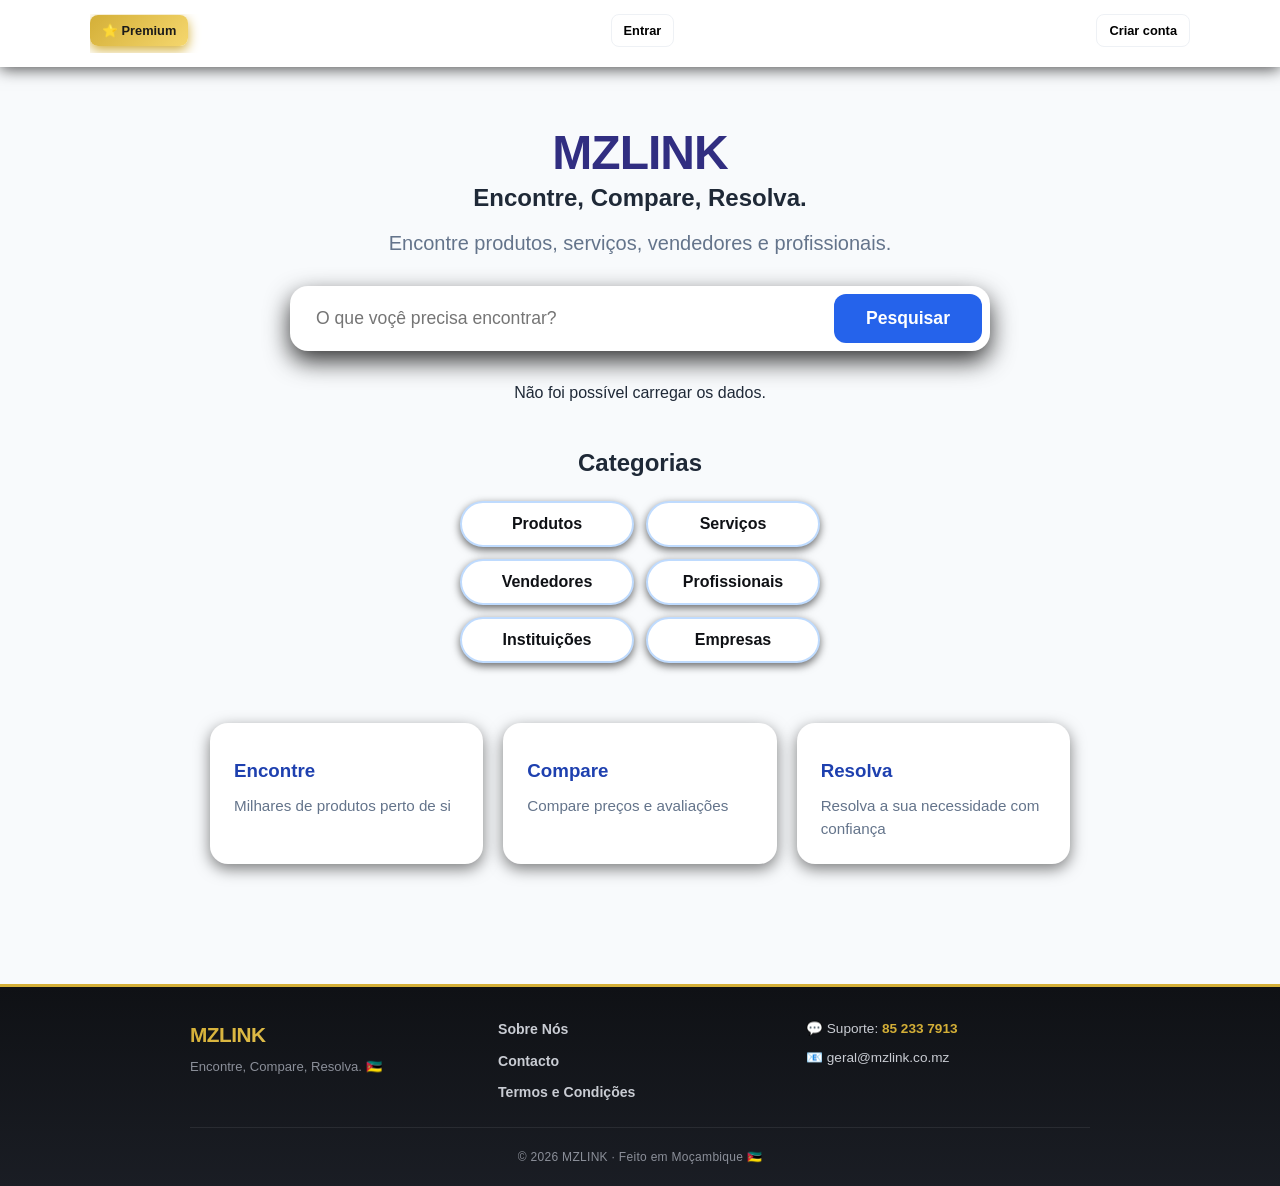
<file: Index.html>
<!DOCTYPE html>
<html lang="pt">
<head>
    <meta charset="UTF-8">
    <meta name="viewport"
content="width=device-width,initial-scale=1.0">
     <title>MZLINK</title>
     <link rel="stylesheet" href="style.css">
     <link rel="stylesheet" href="cartoes.css">
</head>

<body>

    <header>

        <nav>
          <button onclick="location.href='premium.html'" class="btn-premium">⭐ Premium</button>
            <button onclick="location.href='login.html'">Entrar</button>
            <button onclick="location.href='registo.html'">Criar conta</button>
        </nav>
    </header>

    <main>
    <h1>MZLINK</h1>
    <h2>Encontre, Compare, Resolva.</h2>
    <p>Encontre produtos, serviços, vendedores e profissionais.</p>

    <div class="search-box">
        <input type="text" id="searchInput" placeholder="O que voçê precisa encontrar?">
        <button id="searchButton">Pesquisar</button>
    </div>

    <div id="results"></div>

    <h2>Categorias</h2>
    <div class="categorias">
        <button data-categoria="produtos">Produtos</button>
        <button data-categoria="servicos">Serviços</button>
        <button data-categoria="vendedores">Vendedores</button>
        <button data-categoria="profissionais">profissionais</button>
        <button data-categoria="instituicoes">Instituições</button> 
        <button data-categoria="empresas">Empresas</button>      
    </div>

        <div class="cards">
            <div class="card"><h3>Encontre</h3><p>Milhares de produtos perto de si</p></div>
            <div class="card"><h3>Compare</h3><p>Compare preços e avaliações</p></div>
            <div class="card"><h3>Resolva</h3><p>Resolva a sua necessidade com confiança</p></div>
        </div>
        </main>
    
<script src="script.js"></script>
<script src="sessao.js" charset="UTF-8"></script>
        <!-- ===== RODAPÉ ===== -->
    <footer class="rodape-mzlink">
        <div class="rodape-conteudo">
            <div class="rodape-marca">
                <strong>MZLINK</strong>
                <p>Encontre, Compare, Resolva. 🇲🇿</p>
            </div>

            <div class="rodape-links">
                <a href="sobre.html">Sobre Nós</a>
                <a href="contacto.html">Contacto</a>
                <a href="termos.html">Termos e Condições</a>
            </div>

            <div class="rodape-info">
                <p>💬 Suporte: <strong>85 233 7913</strong></p>
                <p>📧 geral@mzlink.co.mz</p>
            </div>
        </div>

        <div class="rodape-copy">
            © 2026 MZLINK · Feito em Moçambique 🇲🇿
        </div>
    </footer>

    <style>
      .rodape-mzlink {
        background: linear-gradient(180deg, #0f1115, #1a1d24);
        color: #c9ccd3;
        margin-top: 60px;
        padding: 32px 20px 20px;
        border-top: 3px solid #d4af37;
      }

      .rodape-conteudo {
        max-width: 900px;
        margin: 0 auto;
        display: grid;
        grid-template-columns: repeat(auto-fit, minmax(200px, 1fr));
        gap: 24px;
        margin-bottom: 24px;
      }

      .rodape-marca strong {
        display: block;
        font-size: 1.3rem;
        font-weight: 900;
        background: linear-gradient(135deg, #d4af37, #f5d76e);
        -webkit-background-clip: text;
        background-clip: text;
        color: transparent;
        letter-spacing: -0.5px;
        margin-bottom: 6px;
      }

      .rodape-marca p {
        font-size: 0.82rem;
        color: #8b8f99;
        margin: 0;
      }

      .rodape-links {
        display: flex;
        flex-direction: column;
        gap: 10px;
      }

      .rodape-links a {
        color: #c9ccd3;
        text-decoration: none;
        font-size: 0.88rem;
        font-weight: 600;
        transition: color 0.2s;
      }

      .rodape-links a:hover {
        color: #d4af37;
      }

      .rodape-info p {
        margin: 0 0 8px;
        font-size: 0.85rem;
      }

      .rodape-info strong {
        color: #d4af37;
        font-weight: 800;
      }

      .rodape-copy {
        max-width: 900px;
        margin: 0 auto;
        padding-top: 20px;
        border-top: 1px solid rgba(255,255,255,0.08);
        text-align: center;
        font-size: 0.75rem;
        color: #8b8f99;
        letter-spacing: 0.3px;
      }

      @media (max-width: 640px) {
        .rodape-conteudo {
          grid-template-columns: 1fr;
          text-align: center;
        }
        .rodape-links {
          align-items: center;
        }
      }
    </style>

</body>
</html>
</file>
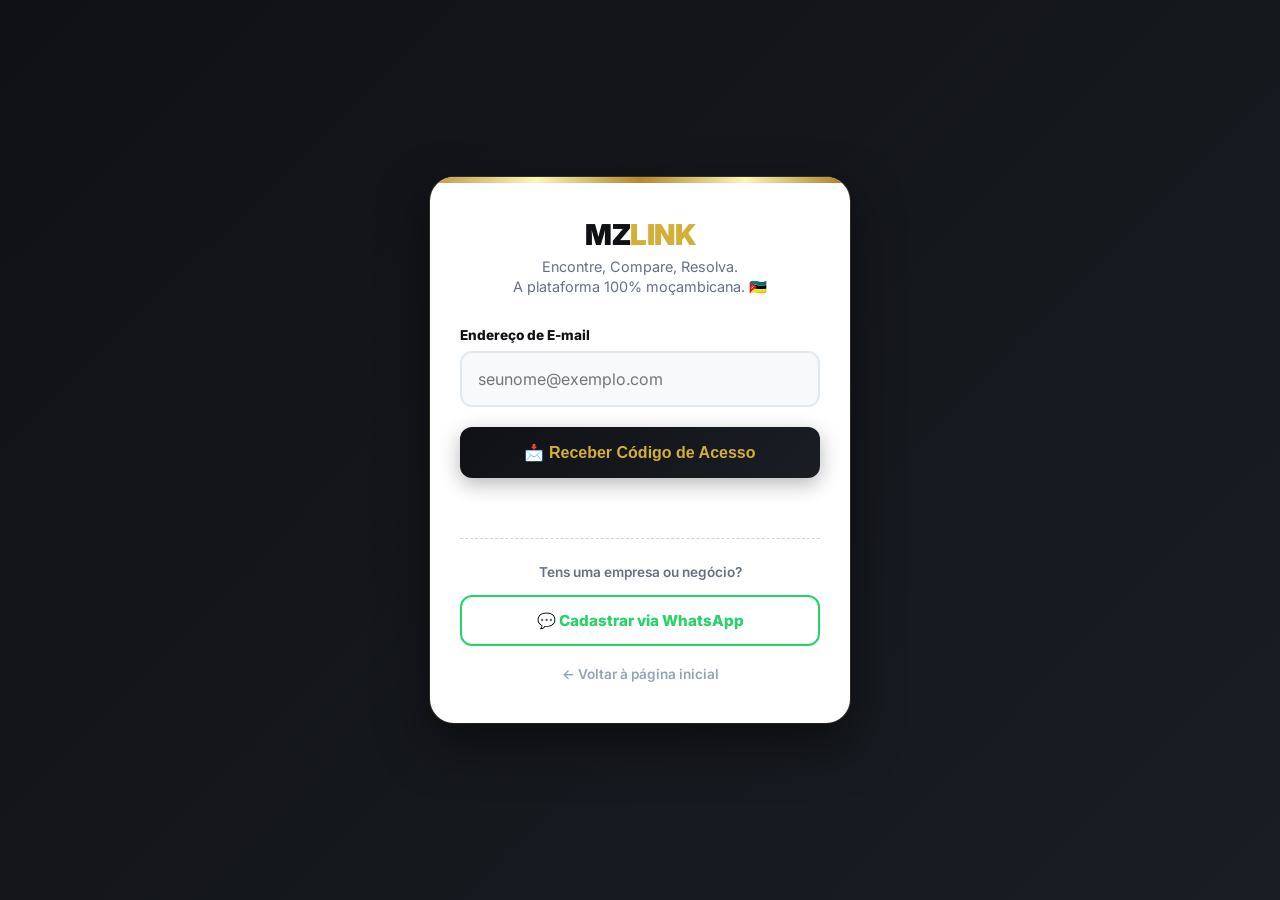
<file: admin.html>
<!DOCTYPE html>
<html lang="pt">
<head>
  <meta charset="UTF-8">
  <meta name="viewport" content="width=device-width, initial-scale=1.0">
  <title>Admin — MZLINK</title>
  <link rel="preconnect" href="https://fonts.googleapis.com">
  <link href="https://fonts.googleapis.com/css2?family=Inter:wght@400;600;700;800;900&display=swap" rel="stylesheet">
  <link rel="stylesheet" href="admin.css">
  <style>
    .seccao-pendentes { margin-top: 40px; background: #fff; border-radius: 12px; box-shadow: 0 4px 15px rgba(0,0,0,0.05); padding: 20px; overflow-x: auto; }
    .seccao-pendentes h2 { color: #0f1115; font-size: 1.2rem; margin-bottom: 15px; display: flex; align-items: center; gap: 8px; }
    .btn-aprovar { background: #16a34a; color: white; border: none; padding: 8px 14px; border-radius: 6px; font-weight: 700; cursor: pointer; transition: 0.2s; }
    .btn-aprovar:hover { background: #15803d; transform: scale(1.05); }
  </style>
</head>
<body>
  <header class="header">
    <a href="index.html" class="logo">MZLINK <span class="admin-tag">ADMIN</span></a>
    <nav>
      <a href="admin.html" class="ativo">Utilizadores</a>
      <a href="index.html">Site</a>
      <a href="#" id="btnSair">Sair</a>
    </nav>
  </header>

  <main class="admin-wrap">
    <div id="avisoAcesso" class="aviso" style="display:none;"></div>
    <section id="painelAdmin" style="display:none;">
      <h1>Painel Admin</h1>

      <div class="admin-stats">
        <div class="stat-card"><strong id="statUsers">—</strong><span>Utilizadores</span></div>
        <div class="stat-card destaque-ouro"><strong id="statPremium">—</strong><span>Premium ativos</span></div>
        <div class="stat-card"><strong id="statAnuncios">—</strong><span>Anúncios</span></div>
        <div class="stat-card"><strong id="statVisitas" style="color: #1E40AF;">—</strong><span>Visitas</span></div>
      </div>

      <div class="admin-barra">
        <input type="search" id="busca" placeholder="🔍 Pesquisar por email ou nome...">
        <select id="filtroPlano">
          <option value="">Todos os planos</option>
          <option value="basico">Básico</option>
          <option value="premium">Premium</option>
        </select>
      </div>

      <div class="admin-tabela-wrap">
        <table class="admin-tabela">
          <thead><tr><th>Nome</th><th>Email</th><th>Plano</th><th>Ações</th></tr></thead>
          <tbody id="tbodyUsers"><tr><td colspan="4">Carregando...</td></tr></tbody>
        </table>
      </div>

      <div class="seccao-pendentes">
        <h2>👑 Pedidos Premium Pendentes</h2>
        <div id="tabelaPendentes"><p style="color: #667085;">A carregar pedidos...</p></div>
      </div>

      <div class="seccao-pendentes">
        <h2>📦 Gerir Anúncios (Últimos 20)</h2>
        <div id="listaAnuncios"><p style="color: #667085;">A carregar anúncios...</p></div>
      </div>

      <div class="seccao-pendentes">
        <h2>💬 Mensagens de Suporte</h2>
        <div id="listaSuporte"><p style="color: #667085;">A carregar mensagens...</p></div>
      </div>

      <div class="seccao-pendentes" style="background: linear-gradient(135deg, #0f1115, #1a1d24); color: #fff; border: 2px solid #d4af37;">
        <h2 style="color: #d4af37;">💰 Carteira MZLINK</h2>
        <p style="font-size: 0.9rem; color: #c9ccd3;">Comissões de 4% acumuladas</p>
        <h1 id="saldoMZLink" style="color: #fff; font-size: 2.5rem; margin: 10px 0;">0,00 MT</h1>
        <button onclick="abrirModalSaque()" style="background: #d4af37; color: #0f1115; border: none; padding: 12px 20px; border-radius: 8px; font-weight: bold; cursor: pointer; width: 100%; margin-top: 10px;">💸 Solicitar Saque</button>
      </div>

      <div class="seccao-pendentes">
        <h2>🛡️ Vendas Protegidas (Para Libertar)</h2>
        <div id="listaVendasProtegidas"><p style="color: #667085;">A carregar vendas...</p></div>
      </div>
    </section>
  </main>

  <script src="sessao.js"></script>
  <script src="admin.js?v=10"></script> 
</body>
</html>
</file>
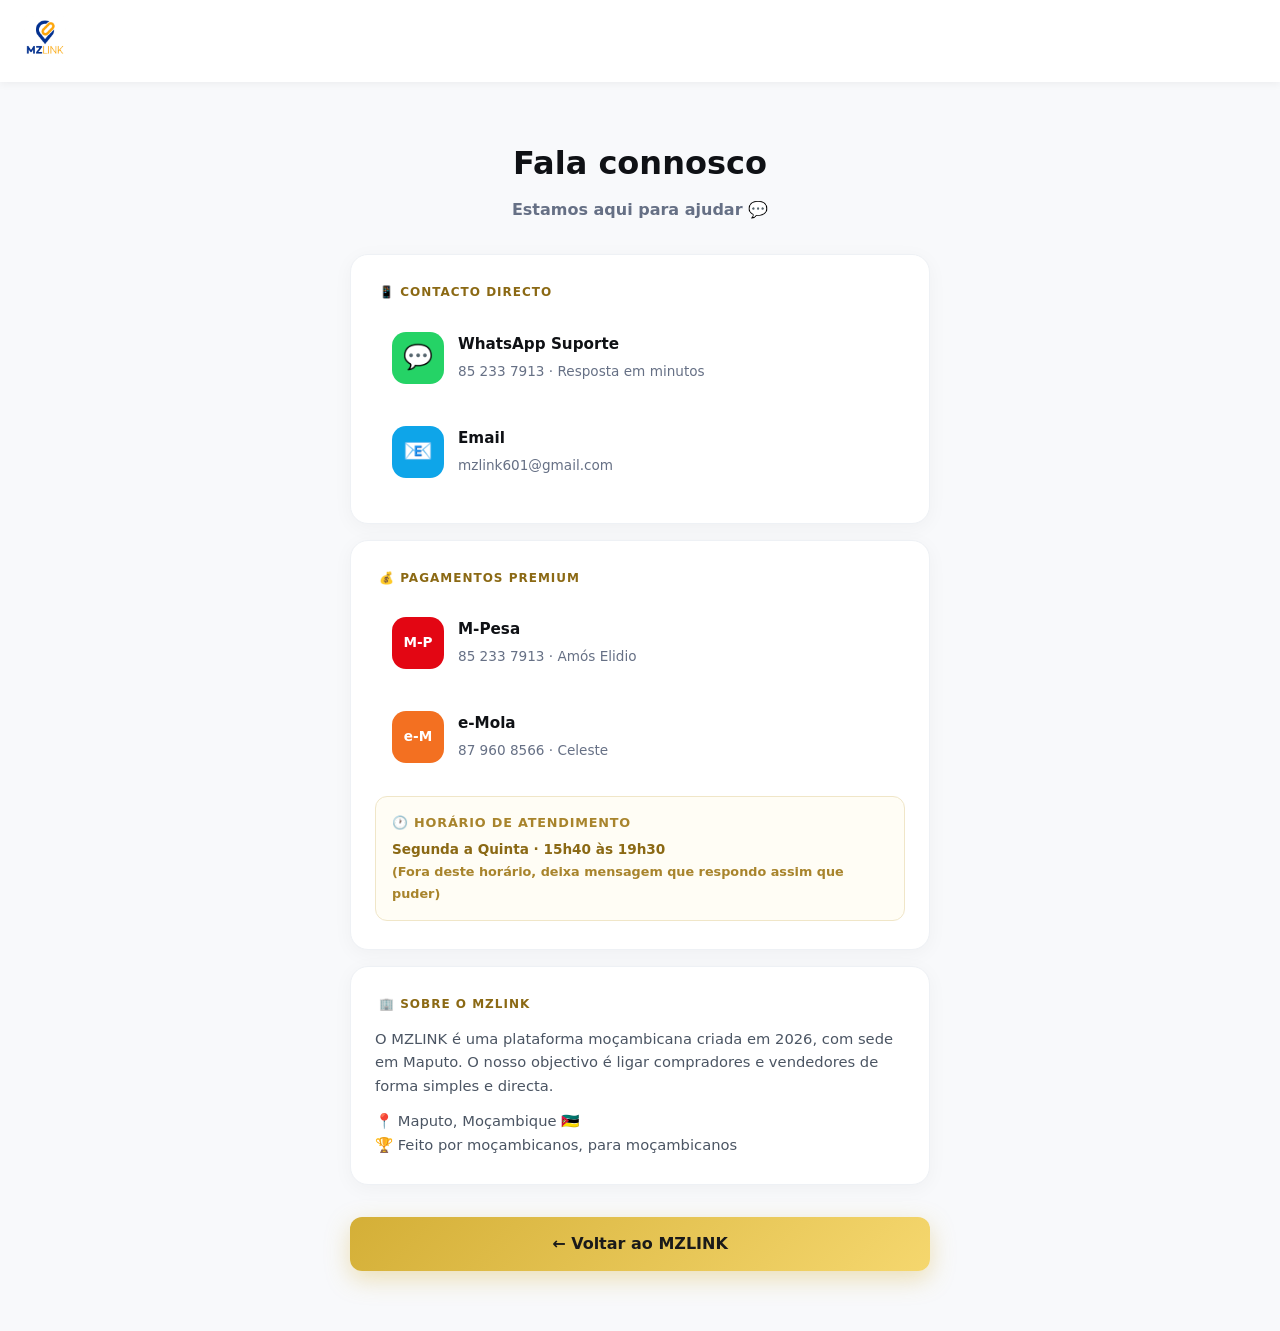
<file: contacto.html>
<!DOCTYPE html>
<html lang="pt">
<head>
    <meta charset="UTF-8">
    <meta name="viewport" content="width=device-width, initial-scale=1.0">
    <title>Contacto — MZLINK</title>
    <link rel="icon" type="image/png" href="favicon.png">
    <style>
      * { margin: 0; padding: 0; box-sizing: border-box; }
      body {
        font-family: 'Inter', system-ui, sans-serif;
        background: #f8f9fb;
        color: #1a1a1a;
        line-height: 1.6;
      }
      .header-simples {
        background: #fff;
        padding: 16px 24px;
        box-shadow: 0 2px 8px rgba(0,0,0,.05);
      }
      .header-simples img { height: 42px; }
      .container {
        max-width: 620px;
        margin: 0 auto;
        padding: 32px 20px 60px;
      }
      .hero {
        text-align: center;
        padding: 24px 0 32px;
      }
      .hero h1 {
        font-size: 2rem;
        font-weight: 900;
        color: #0f1115;
        margin-bottom: 8px;
      }
      .hero p {
        color: #667085;
        font-size: 1rem;
        font-weight: 600;
      }
      .card {
        background: #fff;
        border-radius: 18px;
        padding: 28px 24px;
        margin-bottom: 16px;
        box-shadow: 0 4px 20px rgba(0,0,0,.04);
        border: 1px solid #eef1f5;
      }
      .contacto-item {
        display: flex;
        align-items: center;
        gap: 14px;
        padding: 16px;
        border-radius: 12px;
        transition: all .2s;
        text-decoration: none;
        color: inherit;
        border: 1px solid transparent;
      }
      .contacto-item:hover {
        background: #fafbfc;
        border-color: #d4af37;
        transform: translateX(4px);
      }
      .contacto-item + .contacto-item {
        margin-top: 8px;
      }
      .contacto-icon {
        width: 52px;
        height: 52px;
        border-radius: 14px;
        display: grid;
        place-items: center;
        font-size: 1.5rem;
        flex-shrink: 0;
      }
      .contacto-icon.whats { background: #25D366; color: #fff; }
      .contacto-icon.email { background: #0ea5e9; color: #fff; }
      .contacto-icon.mpesa { background: #e30613; color: #fff; font-size: 0.85rem; font-weight: 900; }
      .contacto-icon.emola { background: #f37021; color: #fff; font-size: 0.85rem; font-weight: 900; }
      .contacto-info strong {
        display: block;
        font-size: 0.95rem;
        font-weight: 800;
        color: #0f1115;
        margin-bottom: 2px;
      }
      .contacto-info span {
        font-size: 0.85rem;
        color: #667085;
      }
      .section-title {
        font-size: 0.75rem;
        font-weight: 800;
        color: #8b6914;
        text-transform: uppercase;
        letter-spacing: 1px;
        margin-bottom: 12px;
        margin-left: 4px;
      }
      .horario {
        padding: 16px;
        background: #fffdf5;
        border: 1px solid #f0e6c8;
        border-radius: 12px;
        margin-top: 16px;
        font-size: 0.85rem;
        color: #8b6914;
        font-weight: 700;
        line-height: 1.6;
      }
      .horario strong {
        display: block;
        color: #a8842c;
        font-size: 0.8rem;
        text-transform: uppercase;
        letter-spacing: 0.8px;
        margin-bottom: 6px;
      }
      .btn-voltar {
        display: block;
        text-align: center;
        margin-top: 32px;
        padding: 14px 28px;
        background: linear-gradient(135deg, #d4af37, #f5d76e);
        color: #1a1a1a;
        font-weight: 900;
        text-decoration: none;
        border-radius: 12px;
        box-shadow: 0 8px 24px rgba(212,175,55,.35);
        transition: transform .2s;
      }
      .btn-voltar:hover { transform: translateY(-2px); }
    </style>
</head>
<body>

    <header class="header-simples">
        <img src="logo-mzlink.png" alt="MZLINK">
    </header>

    <main class="container">

        <section class="hero">
            <h1>Fala connosco</h1>
            <p>Estamos aqui para ajudar 💬</p>
        </section>

        <div class="card">
            <p class="section-title">📱 Contacto directo</p>

            <a class="contacto-item" href="https://wa.me/258852337913?text=Ol%C3%A1%20MZLINK!%20Preciso%20de%20ajuda." target="_blank" rel="noopener">
                <div class="contacto-icon whats">💬</div>
                <div class="contacto-info">
                    <strong>WhatsApp Suporte</strong>
                    <span>85 233 7913 · Resposta em minutos</span>
                </div>
            </a>

            <a class="contacto-item" href="mailto: mzlink601@gmail.com">
                <div class="contacto-icon email">📧</div>
                <div class="contacto-info">
                    <strong>Email</strong>
                    <span>mzlink601@gmail.com</span>
                </div>
            </a>
        </div>

        <div class="card">
            <p class="section-title">💰 Pagamentos Premium</p>

            <div class="contacto-item">
                <div class="contacto-icon mpesa">M-P</div>
                <div class="contacto-info">
                    <strong>M-Pesa</strong>
                    <span>85 233 7913 · Amós Elidio</span>
                </div>
            </div>

            <div class="contacto-item">
                <div class="contacto-icon emola">e-M</div>
                <div class="contacto-info">
                    <strong>e-Mola</strong>
                    <span>87 960 8566 · Celeste</span>
                </div>
            </div>

            <div class="horario">
                <strong>🕐 Horário de atendimento</strong>
                Segunda a Quinta · 15h40 às 19h30
                <br>
                <span style="font-weight:600; color:#a8842c; font-size:0.8rem;">
                    (Fora deste horário, deixa mensagem que respondo assim que puder)
                </span>
            </div>
        </div>

        <div class="card">
            <p class="section-title">🏢 Sobre o MZLINK</p>
            <p style="color:#4b5563;font-size:0.92rem;margin-bottom:12px;">
                O MZLINK é uma plataforma moçambicana criada em 2026, com sede em Maputo.
                O nosso objectivo é ligar compradores e vendedores de forma simples e directa.
            </p>
            <p style="color:#4b5563;font-size:0.92rem;">
                📍 Maputo, Moçambique 🇲🇿<br>
                🏆 Feito por moçambicanos, para moçambicanos
            </p>
        </div>

        <a href="index.html" class="btn-voltar">← Voltar ao MZLINK</a>

    </main>

</body>
</html>
</file>
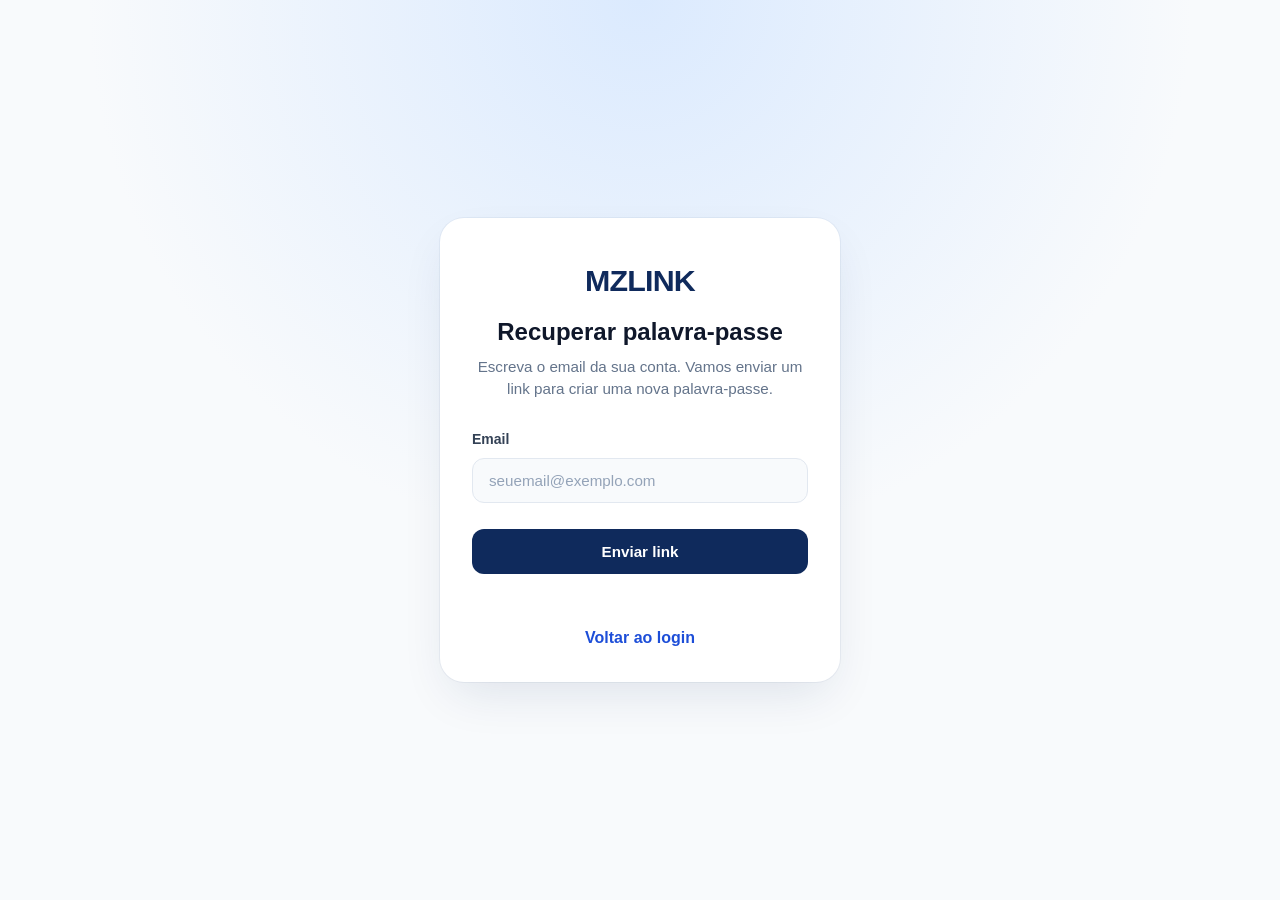
<file: esqueci.html>
<!DOCTYPE html>
<html lang="pt">
<head>
  <meta charset="UTF-8">
  <meta name="viewport" content="width=device-width, initial-scale=1.0">
  <title>Recuperar palavra-passe - MZLINK</title>
  <link rel="stylesheet" href="style.css">
  <style>
    .voltar { display: block; text-align: center; margin-top: 16px; color: #1d4ed8; font-weight: 600; text-decoration: none; }
    .ajuda { color: #6b7280; font-size: 14px; text-align: center; margin: 0 0 12px 0; }
  </style>
</head>
<body class="auth-page">

  <div class="auth-card">
    <a href="index.html" class="auth-logo">MZLINK</a>
    <h2>Recuperar palavra-passe</h2>
    <p class="ajuda">Escreva o email da sua conta. Vamos enviar um link para criar uma nova palavra-passe.</p>

    <form id="esqueciForm">
      <label for="email">Email</label>
      <input type="email" id="email" placeholder="seuemail@exemplo.com" required>

      <button type="submit">Enviar link</button>
      <p id="message"></p>
    </form>

    <a class="voltar" href="login.html">Voltar ao login</a>
  </div>

  <script src="sessao.js" charset="UTF-8"></script>
  <script src="esqueci.js" charset="UTF-8"></script>
</body>
</html>
</file>
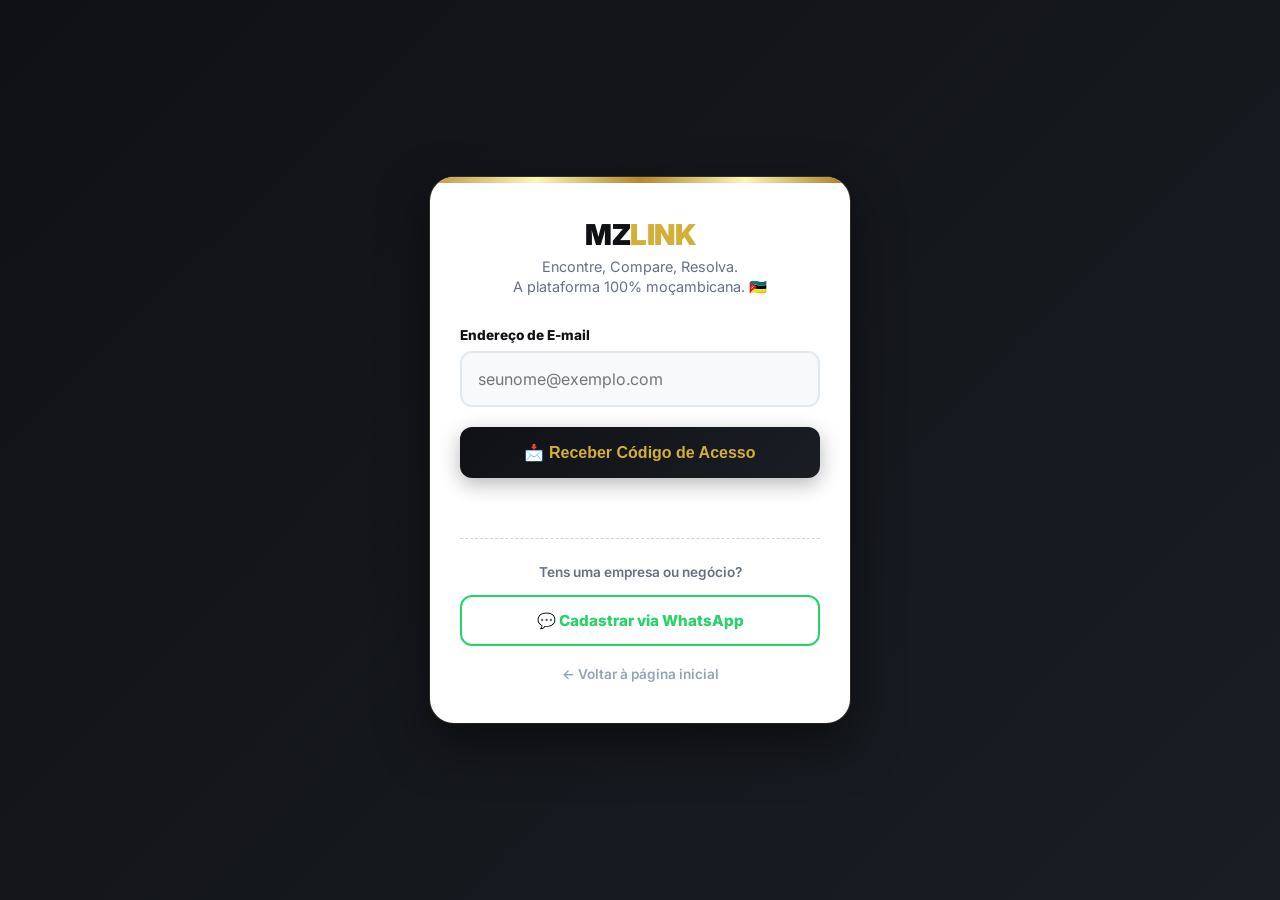
<file: login.html>
<!DOCTYPE html>
<html lang="pt">
<head>
    <meta charset="UTF-8">
    <meta name="viewport" content="width=device-width, initial-scale=1.0">
    <title>Entrar - MZLINK</title>
    <link href="https://fonts.googleapis.com/css2?family=Inter:wght@400;600;800;900&display=swap" rel="stylesheet">
    <style>
        * { margin: 0; padding: 0; box-sizing: border-box; }
        
        body {
            font-family: 'Inter', system-ui, sans-serif;
            background: linear-gradient(135deg, #0f1115 0%, #1a1d24 100%);
            min-height: 100vh;
            display: flex;
            align-items: center;
            justify-content: center;
            padding: 20px;
        }

        .auth-container {
            background: #ffffff;
            width: 100%;
            max-width: 420px;
            border-radius: 24px;
            padding: 40px 30px;
            box-shadow: 0 20px 50px rgba(0, 0, 0, 0.5), 0 0 0 1px rgba(212, 175, 55, 0.2);
            position: relative;
            overflow: hidden;
            animation: subirCard 0.6s ease-out;
        }

        /* Detalhe Dourado no Topo */
        .auth-container::before {
            content: '';
            position: absolute;
            top: 0; left: 0; right: 0;
            height: 6px;
            background: linear-gradient(90deg, #bf953f, #fcf6ba, #b38728, #fbf5b7, #aa771c);
        }

        @keyframes subirCard {
            from { opacity: 0; transform: translateY(30px); }
            to { opacity: 1; transform: translateY(0); }
        }

        .logo-mzlink {
            display: block;
            text-align: center;
            font-size: 1.8rem;
            font-weight: 900;
            color: #0f1115;
            text-decoration: none;
            letter-spacing: -0.5px;
            margin-bottom: 5px;
        }

        .logo-mzlink span { color: #d4af37; }

        .subtitulo {
            text-align: center;
            color: #667085;
            font-size: 0.9rem;
            margin-bottom: 30px;
            line-height: 1.4;
        }

        .form-group { margin-bottom: 20px; }

        label {
            display: block;
            font-size: 0.85rem;
            font-weight: 800;
            color: #0f1115;
            margin-bottom: 8px;
        }

        input {
            width: 100%;
            padding: 16px;
            border-radius: 12px;
            border: 2px solid #e2e8f0;
            background: #f8f9fb;
            font-family: inherit;
            font-size: 1rem;
            outline: none;
            transition: all 0.2s;
        }

        input:focus {
            border-color: #d4af37;
            background: #fff;
            box-shadow: 0 0 0 4px rgba(212, 175, 55, 0.1);
        }

        input#codigo {
            text-align: center;
            font-size: 1.5rem;
            letter-spacing: 6px;
            font-weight: 900;
            color: #d4af37;
        }

        .btn-principal {
            width: 100%;
            padding: 16px;
            border-radius: 12px;
            border: none;
            background: linear-gradient(135deg, #0f1115, #1a1d24);
            color: #d4af37;
            font-weight: 800;
            font-size: 1rem;
            cursor: pointer;
            transition: all 0.3s;
            box-shadow: 0 6px 20px rgba(15, 17, 21, 0.3);
            display: flex;
            justify-content: center;
            align-items: center;
            gap: 8px;
        }

        .btn-principal:hover {
            transform: translateY(-2px);
            box-shadow: 0 8px 25px rgba(15, 17, 21, 0.4);
        }

        .btn-principal:disabled {
            opacity: 0.7;
            cursor: not-allowed;
            transform: none;
        }

        .msg-erro { color: #dc2626; font-size: 0.85rem; font-weight: bold; text-align: center; margin-top: 10px; min-height: 20px; }
        .msg-sucesso { color: #16a34a; font-size: 0.85rem; font-weight: bold; text-align: center; margin-top: 10px; min-height: 20px; }

        .divisor-whatsapp {
            margin-top: 30px;
            padding-top: 25px;
            border-top: 1px dashed #cbd5e1;
            text-align: center;
        }

        .divisor-whatsapp p {
            color: #667085;
            font-size: 0.85rem;
            margin-bottom: 15px;
            font-weight: 600;
        }

        .btn-whatsapp {
            width: 100%;
            padding: 14px;
            border-radius: 12px;
            border: 2px solid #25D366;
            background: #fff;
            color: #25D366;
            font-weight: 800;
            font-size: 0.95rem;
            text-decoration: none;
            display: flex;
            justify-content: center;
            align-items: center;
            gap: 8px;
            transition: all 0.2s;
        }

        .btn-whatsapp:hover { background: #25D366; color: white; }
        
        .btn-voltar {
            display: inline-block;
            text-align: center;
            width: 100%;
            margin-top: 20px;
            color: #94a3b8;
            font-size: 0.85rem;
            text-decoration: none;
            font-weight: 600;
        }
        .btn-voltar:hover { color: #d4af37; }
    </style>
</head>
<body>

    <div class="auth-container">
        <a href="index.html" class="logo-mzlink">MZ<span>LINK</span></a>
        <p class="subtitulo">Encontre, Compare, Resolva. <br> A plataforma 100% moçambicana. 🇲🇿</p>

        <!-- PASSO 1: Pedir o Email -->
        <form id="formEmail">
            <div class="form-group">
                <label for="email">Endereço de E-mail</label>
                <input type="email" id="email" placeholder="seunome@exemplo.com" required>
            </div>
            <button type="submit" id="btnPedirCodigo" class="btn-principal">📩 Receber Código de Acesso</button>
            <p id="msgPrincipal" class="msg-erro"></p>
        </form>

        <!-- PASSO 2: Inserir o Código -->
        <form id="formCodigo" style="display: none;">
            <div class="form-group">
                <label for="codigo">Código de 8 dígitos</label>
                <input type="text" id="codigo" placeholder="00000000" required maxlength="8" inputmode="numeric">
                <p style="font-size: 0.75rem; color: #94a3b8; margin-top: 5px; text-align: center;">Verifica a tua caixa de entrada (e o Spam).</p>
            </div>
            <button type="submit" id="btnEntrarOtp" class="btn-principal">✅ Entrar na Plataforma</button>
            <p id="msgCodigo" class="msg-erro"></p>
        </form>

        <!-- APOIO WHATSAPP PARA EMPRESAS -->
        <div class="divisor-whatsapp">
            <p>Tens uma empresa ou negócio?</p>
            <a href="https://wa.me/258852337913?text=Ol%C3%A1%2C%20Equipa%20MZLINK!%20Quero%20cadastrar%20o%20meu%20neg%C3%B3cio." target="_blank" class="btn-whatsapp">
                💬 Cadastrar via WhatsApp
            </a>
        </div>

        <a href="index.html" class="btn-voltar">← Voltar à página inicial</a>
    </div>

    <script src="login.js"></script>
</body>
</html>
</file>
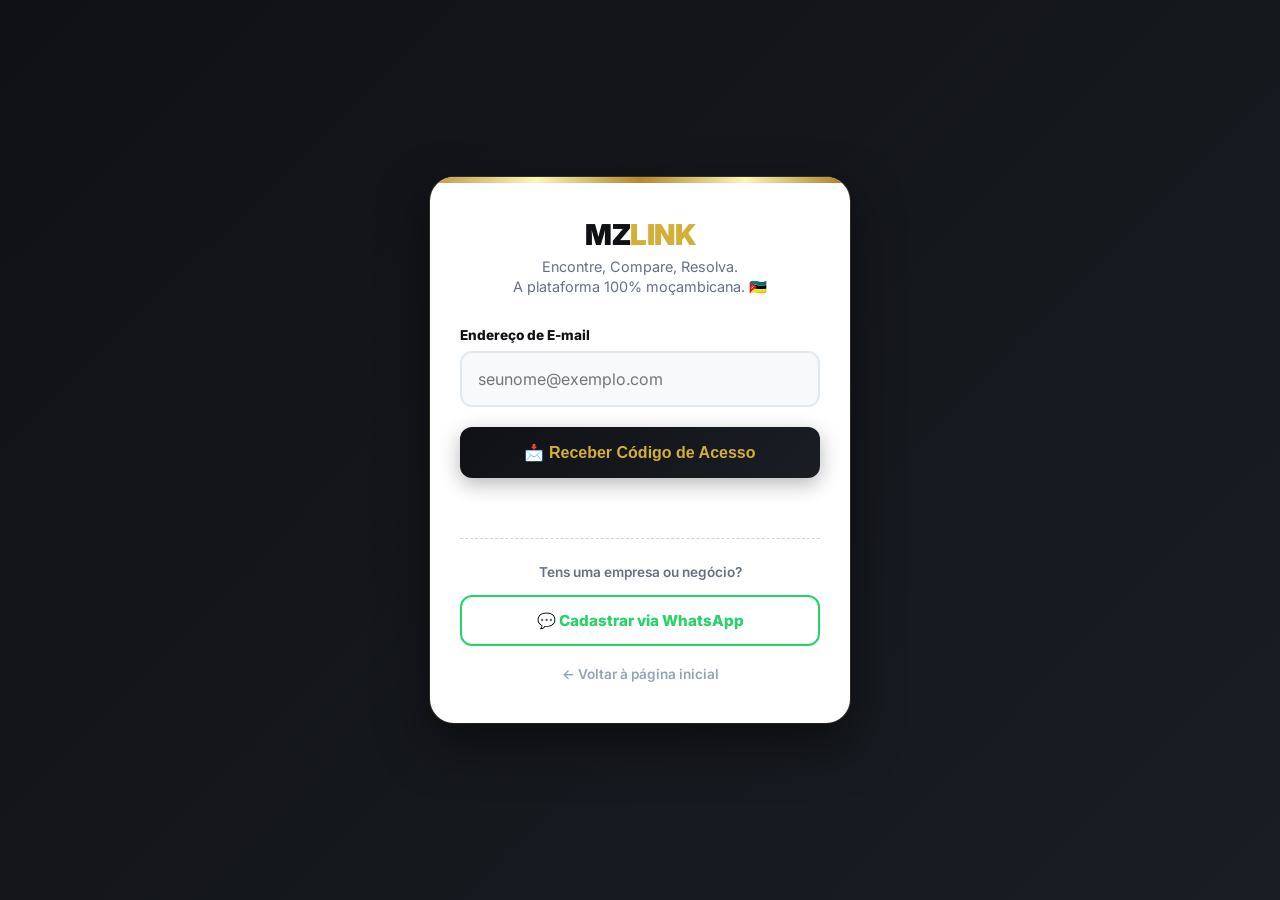
<file: perfil.html>
<!DOCTYPE html>
<html lang="pt">
<head>
    <meta charset="UTF-8">
    <meta name="viewport" content="width=device-width, initial-scale=1.0">
    <title>Meu Perfil — MZLINK</title>
    <link rel="icon" type="image/png" href="favicon.png">
    <style>
      * { margin: 0; padding: 0; box-sizing: border-box; }
      body {
        font-family: 'Inter', system-ui, sans-serif;
        background: #f4f7f6;
        color: #1a1a1a;
        line-height: 1.6;
        min-height: 100vh;
      }
      .header {
        background: #fff;
        padding: 14px 20px;
        box-shadow: 0 2px 10px rgba(0,0,0,.05);
        display: flex;
        align-items: center;
        justify-content: space-between;
        position: sticky;
        top: 0;
        z-index: 10;
        border-bottom: 3px solid #E31937;
      }
      .header img { height: 38px; }
      .header a.voltar {
        color: #009639;
        text-decoration: none;
        font-weight: 800;
        font-size: 0.9rem;
      }
      .container {
        max-width: 560px;
        margin: 0 auto;
        padding: 24px 16px 20px;
      }
      .hero { text-align: center; padding: 20px 0 24px; position: relative; }
      
      .avatar-grande {
        width: 110px;
        height: 110px;
        border-radius: 50%;
        background: linear-gradient(135deg, #009639, #006b28);
        color: #fff;
        display: grid;
        place-items: center;
        font-size: 2.8rem;
        font-weight: 900;
        margin: 0 auto 12px;
        box-shadow: 0 8px 24px rgba(0,150,57,.25);
        border: 4px solid #fff;
        cursor: pointer;
        position: relative;
        overflow: hidden;
      }
      .avatar-grande.premium {
        background: linear-gradient(135deg, #d4af37, #f5d76e);
        color: #1a1a1a;
        box-shadow: 0 8px 24px rgba(212,175,55,.4);
        border-color: #1a1a1a;
      }
      .avatar-grande img {
        width: 100%; height: 100%; object-fit: cover; display: none; position: absolute; top: 0; left: 0;
      }
      .icone-camara {
        position: absolute; bottom: 0; right: 0; background: #E31937; color: white;
        border-radius: 50%; width: 32px; height: 32px; display: grid; place-items: center;
        font-size: 1rem; border: 2px solid white; z-index: 2;
      }

      .hero h1 { font-size: 1.4rem; font-weight: 900; color: #0f1115; margin-bottom: 4px; }
      .hero .email { font-size: 0.85rem; color: #667085; margin-bottom: 12px; }
      
      .badge-moz {
        display: inline-flex; align-items: center; gap: 6px; padding: 4px 12px;
        background: #fff; border: 1px solid #e2e8f0; border-radius: 999px;
        font-size: 0.7rem; font-weight: 800; color: #1e293b; margin-bottom: 12px;
      }

      .plano-badge {
        display: inline-flex; align-items: center; gap: 6px; padding: 6px 16px;
        border-radius: 999px; font-size: 0.8rem; font-weight: 900; letter-spacing: 0.5px;
      }
      .plano-badge.basico { background: #f0f4f9; color: #667085; }
      .plano-badge.premium {
        background: linear-gradient(135deg, #d4af37, #f5d76e); color: #1a1a1a;
        box-shadow: 0 4px 12px rgba(212,175,55,.35);
      }

      .card {
        background: #fff; border-radius: 16px; padding: 20px; margin-bottom: 14px;
        box-shadow: 0 4px 16px rgba(0,0,0,.04); border: 1px solid #eef1f5;
        border-left: 4px solid #009639;
      }
      .card h2 {
        font-size: 0.8rem; font-weight: 800; color: #667085;
        text-transform: uppercase; letter-spacing: 1px; margin-bottom: 14px;
      }
      .campo {
        display: flex; align-items: center; justify-content: space-between; gap: 12px;
        padding: 12px 0; border-bottom: 1px solid #f8f9fb;
      }
      .campo:last-child { border-bottom: none; }
      .campo-info { flex: 1; min-width: 0; }
      .campo-info label {
        display: block; font-size: 0.72rem; color: #98a2b3; font-weight: 700;
        text-transform: uppercase; letter-spacing: 0.5px; margin-bottom: 2px;
      }
      .campo-info .valor { font-size: 0.95rem; font-weight: 700; color: #0f1115; word-break: break-word; }
      .campo-info .valor.bloqueado { color: #98a2b3; font-weight: 600; }
      
      .btn-editar {
        padding: 8px 14px; background: #f0f4f9; color: #009639; border: 1px solid #cce5d6;
        border-radius: 8px; font-size: 0.78rem; font-weight: 800; cursor: pointer;
        font-family: inherit; transition: all 0.2s; white-space: nowrap;
      }
      .btn-editar:hover { background: #e2f0e8; }
      
      .btn-acao {
        display: flex; align-items: center; justify-content: center; gap: 8px;
        width: 100%; padding: 14px; border: none; border-radius: 12px;
        font-size: 0.9rem; font-weight: 800; cursor: pointer; font-family: inherit;
        text-decoration: none; transition: all 0.2s; margin-top: 8px;
      }
      .btn-acao.principal { background: linear-gradient(135deg, #009639, #007a2e); color: #fff; box-shadow: 0 6px 16px rgba(0,150,57,.25); }
      .btn-acao.principal:hover { transform: translateY(-2px); }
      .btn-acao.sair { background: #fef2f2; color: #E31937; border: 1px solid #fecaca; }
      .btn-acao.sair:hover { background: #fee2e2; }

      .aviso { text-align: center; padding: 12px; border-radius: 10px; font-size: 0.85rem; font-weight: 700; margin-top: 10px; display: none; }
      .aviso.visivel { display: block; }
      .aviso.ok { background: #d1f7dc; color: #0a7a33; }
      .aviso.erro { background: #fde2e2; color: #b42318; }
      .loading { text-align: center; padding: 40px 20px; color: #667085; font-weight: 600; }
      
      .btn-voltar {
        display: block; text-align: center; margin-top: 20px; padding: 14px 28px;
        background: #fff; color: #667085; font-weight: 800; text-decoration: none;
        border-radius: 12px; border: 1px solid #eef1f5; transition: all 0.2s;
      }
      .btn-voltar:hover { border-color: #d4af37; color: #a8842c; }
    </style>
</head>
<body>

    <header class="header">
        <a href="index.html"><img src="logo-mzlink.png" alt="MZLINK"></a>
        <a href="index.html" class="voltar">← Início</a>
    </header>

    <!-- CONTEÚDO DO PERFIL -->
    <main class="container" id="conteudo">
        <div class="loading">A carregar perfil...</div>
    </main>

    <!-- ===== CENTRAL DE VENDAS PROTEGIDAS (Adicionado aqui para não ser apagado) ===== -->
    <div class="container" id="seccaoVendasProtegidas" style="display: none;">
        <div class="card" style="border-left-color: #16a34a; background: #f0fdf4;">
            <h2 style="color: #16a34a; font-size: 1.1rem; text-transform: none;">🔔 Vendas Protegidas (Pagamentos Recebidos)</h2>
            <p style="color: #475569; font-size: 0.85rem; margin-bottom: 15px;">Estes clientes já pagaram e o dinheiro está seguro no MZLINK. Entra em contacto para entregar o produto.</p>
            
            <div id="listaVendasVendedor" style="display: flex; flex-direction: column; gap: 15px;">
                <!-- Os cartões vão aparecer aqui via JS -->
            </div>
        </div>
    </div>

    <script src="sessao.js" charset="UTF-8"></script>
    <script src="perfil.js?v=20"></script>

</body>
</html>
</file>
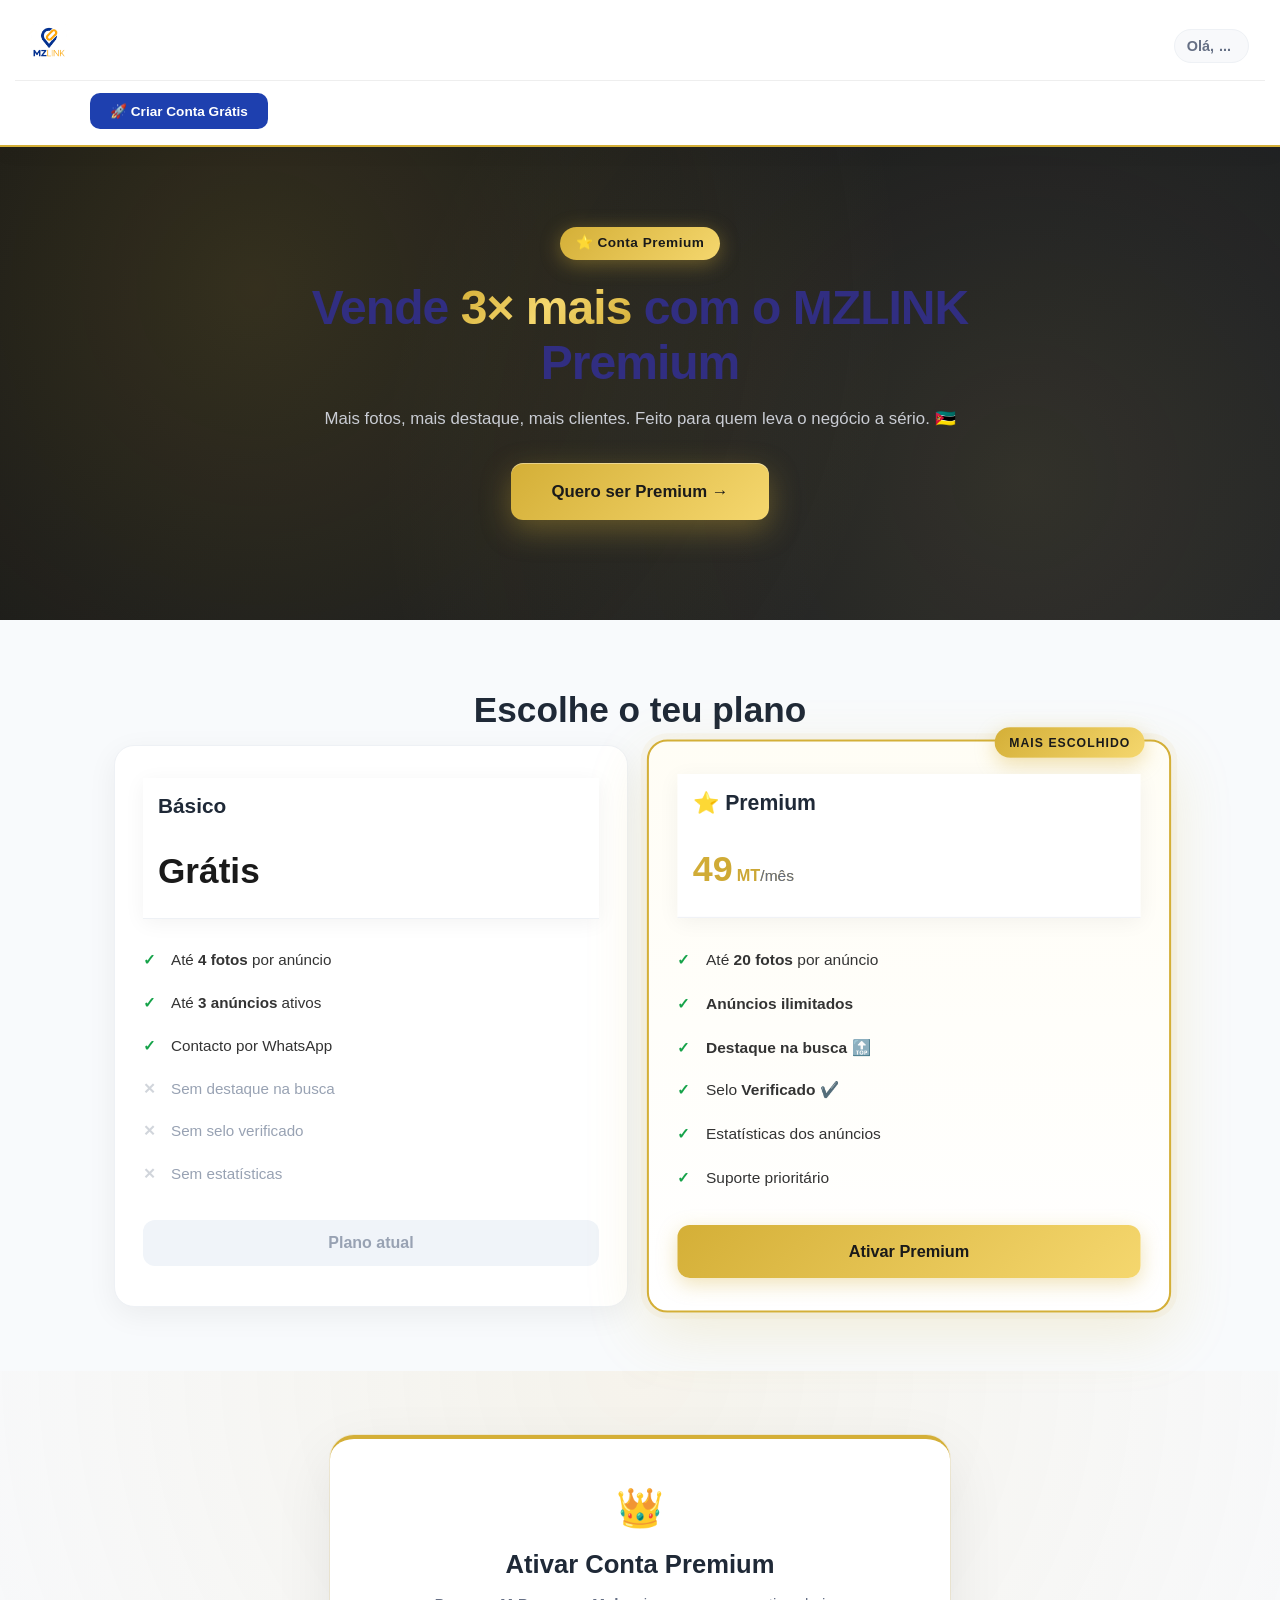
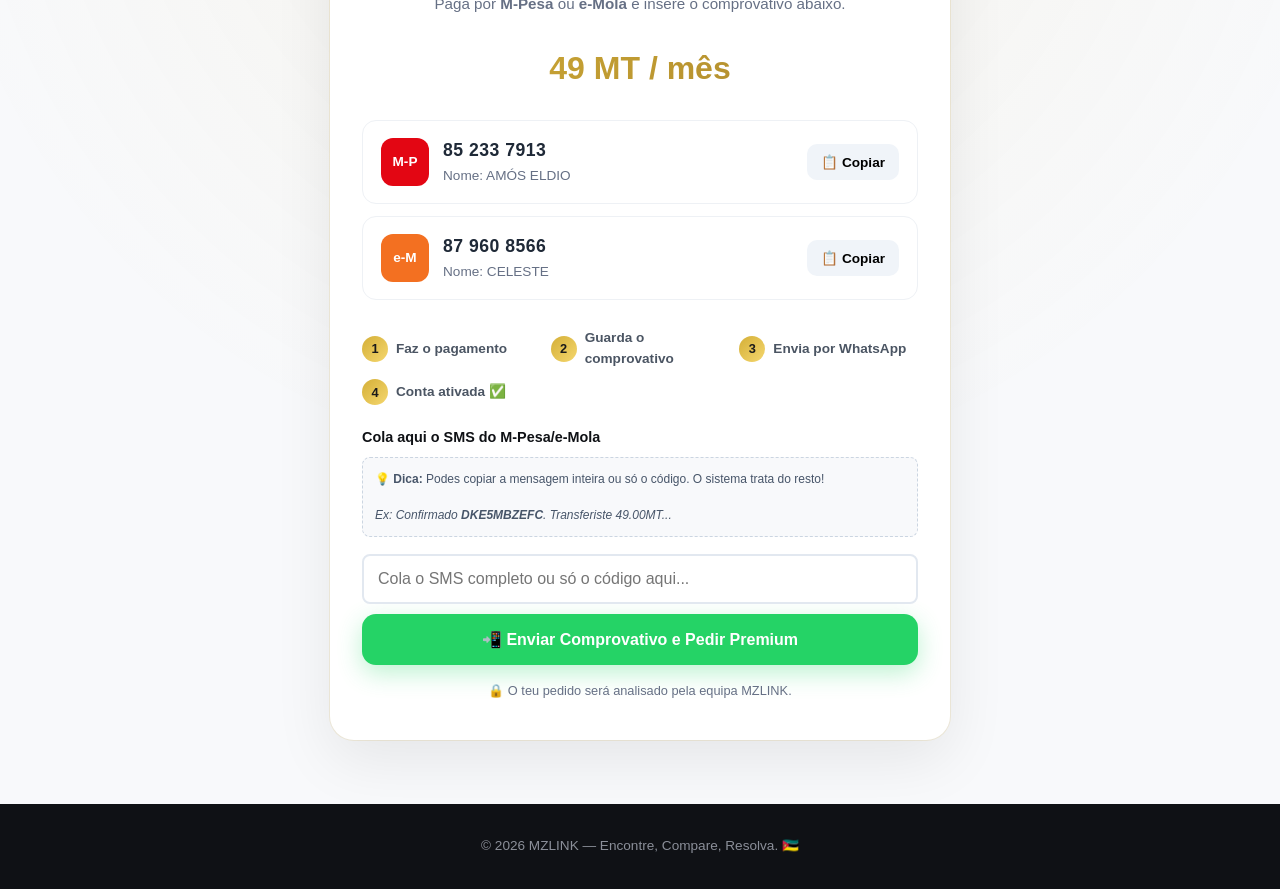
<file: premium.html>
<!DOCTYPE html>
<html lang="pt">
<head>
  <meta charset="UTF-8">
  <meta name="viewport" content="width=device-width, initial-scale=1.0">
  <title>Conta Premium — MZLINK</title>

  <link rel="preconnect" href="https://fonts.googleapis.com">
  <link rel="preconnect" href="https://fonts.gstatic.com" crossorigin>
  <link href="https://fonts.googleapis.com/css2?family=Inter:wght@400;500;600;700;800;900&family=Great+Vibes&display=swap" rel="stylesheet">

  <link rel="stylesheet" href="style.css">
  <link rel="stylesheet" href="premium.css">

  <style>
    .cartao-vip-seccao { display: none; justify-content: center; margin: 40px auto 20px; padding: 0 15px; }
    .card-vip { width: 100%; max-width: 380px; height: 230px; background: radial-gradient(circle at 10% 20%, #2a2a2a 0%, #0a0a0a 90%); border-radius: 16px; position: relative; overflow: hidden; box-shadow: 0 20px 40px rgba(0,0,0,0.8), inset 0 1px 1px rgba(255,255,255,0.1); display: flex; flex-direction: column; justify-content: space-between; padding: 25px 30px; box-sizing: border-box; border: 1px solid #333; transition: transform 0.4s ease, box-shadow 0.4s ease; }
    .card-vip::before { content: ''; position: absolute; top: 0; left: -100%; width: 50%; height: 100%; background: linear-gradient(to right, transparent, rgba(212, 175, 55, 0.15), transparent); transform: skewX(-25deg); animation: brilhoCartao 4s infinite; pointer-events: none; }
    @keyframes brilhoCartao { 0% { left: -100%; } 20% { left: 200%; } 100% { left: 200%; } }
    .card-vip:hover { transform: translateY(-5px) rotateX(5deg) rotateY(-5deg); box-shadow: 0 30px 50px rgba(0,0,0,0.9), 0 0 30px rgba(212, 175, 55, 0.3); }
    .costura-vip { position: absolute; top: 10px; left: 10px; right: 10px; bottom: 10px; border: 1.5px dashed rgba(212, 175, 55, 0.4); border-radius: 12px; pointer-events: none; }
    .card-topo { text-align: center; z-index: 2; }
    .card-logo { font-family: 'Inter', sans-serif; color: #d4af37; font-weight: 900; font-size: 1.2rem; letter-spacing: 4px; text-shadow: 0 2px 5px rgba(212, 175, 55, 0.4); }
    .card-meio { text-align: center; z-index: 2; margin-top: -10px; }
    .texto-bem-vindo { font-family: 'Great Vibes', cursive; font-size: 2.8rem; margin: 0; background: linear-gradient(135deg, #bf953f, #fcf6ba, #b38728, #fbf5b7, #aa771c); -webkit-background-clip: text; background-clip: text; color: transparent; line-height: 1; text-shadow: 0px 4px 10px rgba(0,0,0,0.5); }
    .texto-modo { font-family: 'Inter', sans-serif; font-size: 1.1rem; font-weight: 800; color: #ffffff; letter-spacing: 3px; margin: 5px 0 0 0; text-transform: uppercase; text-shadow: 0 2px 4px rgba(0,0,0,0.8); }
    .card-base { display: flex; justify-content: space-between; align-items: flex-end; z-index: 2; width: 100%; }
    .chip-ouro { width: 45px; height: 35px; background: linear-gradient(135deg, #fcf6ba, #bf953f, #b38728); border-radius: 6px; position: relative; box-shadow: inset 0 1px 3px rgba(0,0,0,0.6), 0 2px 4px rgba(0,0,0,0.5); overflow: hidden; border: 1px solid #aa771c; }
    .chip-linha-h { position: absolute; top: 50%; left: 0; right: 0; height: 2px; background: rgba(0,0,0,0.4); transform: translateY(-50%); }
    .chip-linha-v { position: absolute; top: 0; bottom: 0; left: 50%; width: 2px; background: rgba(0,0,0,0.4); transform: translateX(-50%); }
    .chip-centro { position: absolute; top: 50%; left: 50%; transform: translate(-50%, -50%); width: 20px; height: 15px; border: 2px solid rgba(0,0,0,0.4); border-radius: 4px; }
    .card-info-direita { display: flex; flex-direction: column; align-items: flex-end; gap: 4px; }
    .card-status { font-family: 'Inter', sans-serif; font-size: 0.65rem; font-weight: 800; color: #d4af37; letter-spacing: 1px; text-transform: uppercase; }
    .data-expiracao { display: flex; flex-direction: column; align-items: flex-end; }
    .data-expiracao span { font-family: 'Inter', sans-serif; font-size: 0.55rem; font-weight: 700; color: #a0a0a0; letter-spacing: 1px; }
    .data-expiracao strong { font-family: 'Courier New', Courier, monospace; font-size: 1rem; font-weight: 800; background: linear-gradient(135deg, #bf953f, #fcf6ba, #b38728); -webkit-background-clip: text; background-clip: text; color: transparent; letter-spacing: 1px; }
    .input-comprovativo { width: 100%; padding: 14px; border-radius: 8px; border: 2px solid #e2e8f0; font-family: inherit; font-size: 1rem; margin-bottom: 5px; margin-top: 5px; box-sizing: border-box; }
  </style>
</head>
<body>

  <header>
    <div class="header-topo">
        <a href="index.html" class="logo-header"><img src="logo-mzlink.png" alt="MZLINK" class="logo-img"></a>
        <span class="saudacao">Olá, <span id="nomeUserTopo">...</span> <span data-badge-premium></span></span>
    </div>
    <nav>
        <button onclick="location.href='premium.html'" class="btn-premium">⭐ Premium</button>
        <button onclick="location.href='login.html'">Entrar</button>
    </nav>
  </header>

  <section class="cartao-vip-seccao">
    <div class="card-vip">
      <div class="costura-vip"></div>
      <div class="card-topo"><span class="card-logo">MZLINK</span></div>
      <div class="card-meio"><p class="texto-bem-vindo">bem-vindo</p><p class="texto-modo">MODO PREMIUM</p></div>
      <div class="card-base">
        <div class="chip-ouro"><div class="chip-linha-h"></div><div class="chip-linha-v"></div><div class="chip-centro"></div></div>
        <div class="card-info-direita">
          <div class="data-expiracao"><span>VÁLIDO ATÉ</span><strong id="dataExpiracaoCard">--/--/----</strong></div>
          <span class="card-status">MEMBRO 🇲🇿</span>
        </div>
      </div>
    </div>
  </section>

  <section class="premium-hero">
    <div class="premium-hero-content">
      <span class="badge-dourado">⭐ Conta Premium</span>
      <h1>Vende <span class="texto-dourado">3× mais</span> com o MZLINK Premium</h1>
      <p>Mais fotos, mais destaque, mais clientes. Feito para quem leva o negócio a sério. 🇲🇿</p>
      <a href="#pagamento" class="btn-ouro" id="btnHeroPremium">Quero ser Premium →</a>
    </div>
  </section>

  <section class="planos-wrap">
    <h2 class="titulo-seccao">Escolhe o teu plano</h2>
    <div class="planos-grid">
      <article class="plano-card">
        <header><h3>Básico</h3><p class="plano-preco">Grátis</p></header>
        <ul class="plano-lista">
          <li class="ok">Até <strong>4 fotos</strong> por anúncio</li>
          <li class="ok">Até <strong>3 anúncios</strong> ativos</li>
          <li class="ok">Contacto por WhatsApp</li>
          <li class="no">Sem destaque na busca</li>
          <li class="no">Sem selo verificado</li>
          <li class="no">Sem estatísticas</li>
        </ul>
        <button id="btnPlanoBasico" class="btn-plano-basico" disabled>Plano atual</button>
      </article>

      <article class="plano-card plano-destaque">
        <span class="fita-premium">MAIS ESCOLHIDO</span>
        <header><h3>⭐ Premium</h3><p class="plano-preco"><span class="valor">49</span><span class="mt">MT</span><span class="periodo">/mês</span></p></header>
        <ul class="plano-lista">
          <li class="ok">Até <strong>20 fotos</strong> por anúncio</li>
          <li class="ok"><strong>Anúncios ilimitados</strong></li>
          <li class="ok"><strong>Destaque na busca</strong> 🔝</li>
          <li class="ok">Selo <strong>Verificado ✔️</strong></li>
          <li class="ok">Estatísticas dos anúncios</li>
          <li class="ok">Suporte prioritário</li>
        </ul>
        <a href="#pagamento" class="btn-plano-ouro" id="btnPlanoPremium">Ativar Premium</a>
      </article>
    </div>
  </section>

  <section class="pagamento-seccao" id="pagamento">
    <div class="pagamento-box">
      <div class="pagamento-topo">
        <span class="icone-coroa">👑</span>
        <h2 id="tituloPagamento">Ativar Conta Premium</h2>
        <p class="sub" id="subPagamento">Paga por <strong>M-Pesa</strong> ou <strong>e-Mola</strong> e insere o comprovativo abaixo.</p>
      </div>
      <p id="preco" class="preco-destaque">49 MT / mês</p>

      <div class="metodo-pagamento">
        <div class="metodo-logo mpesa">M-P</div>
        <div class="metodo-info"><strong id="numMpesa">—</strong><small id="nomeMpesa">—</small></div>
        <button class="btn-copiar" data-copiar="numMpesa">📋 Copiar</button>
      </div>

      <div class="metodo-pagamento">
        <div class="metodo-logo emola">e-M</div>
        <div class="metodo-info"><strong id="numEmola">—</strong><small id="nomeEmola">—</small></div>
        <button class="btn-copiar" data-copiar="numEmola">📋 Copiar</button>
      </div>

      <div class="passos">
        <div class="passo"><span>1</span> Faz o pagamento</div>
        <div class="passo"><span>2</span> Guarda o comprovativo</div>
        <div class="passo"><span>3</span> Envia por WhatsApp</div>
        <div class="passo"><span>4</span> Conta ativada ✅</div>
      </div>

      <div style="margin-top: 20px; text-align: left;">
        <label style="font-size: 0.9rem; font-weight: 800; color: #0f1115;">Cola aqui o SMS do M-Pesa/e-Mola</label>
        
        <div style="background: #f8f9fb; border: 1.5px dashed #cbd5e1; border-radius: 8px; padding: 12px; margin: 8px 0 12px 0;">
            <p style="margin: 0; font-size: 0.75rem; color: #475569; line-height: 1.5;">
                💡 <strong>Dica:</strong> Podes copiar a mensagem inteira ou só o código. O sistema trata do resto!<br><br>
                <em>Ex: Confirmado <strong>DKE5MBZEFC</strong>. Transferiste 49.00MT...</em>
            </p>
        </div>

        <input type="text" id="inputComprovativo" class="input-comprovativo" placeholder="Cola o SMS completo ou só o código aqui...">
        <p id="msgCodigoDetetado" style="text-align: center; font-weight: bold; font-size: 0.85rem; margin-top: 5px; color: #16a34a;"></p>
        <p id="msgPedido" style="text-align: center; font-weight: bold; font-size: 0.85rem; margin-top: 5px; color: red;"></p>
      </div>

      <button id="btnEnviarPedido" class="btn-whatsapp" style="border: none; cursor: pointer; width: 100%; font-family: inherit;">📲 Enviar Comprovativo e Pedir Premium</button>
      <p class="nota-seguranca">🔒 O teu pedido será analisado pela equipa MZLINK.</p>
    </div>
  </section>

  <footer class="rodape"><p>© 2026 MZLINK — Encontre, Compare, Resolva. 🇲🇿</p></footer>

    <script src="sessao.js" charset="UTF-8"></script>
  <script src="header.js"></script>
  
  <script>
    const PAGAMENTO_CONFIG = {
      mpesa:    { numero: "852337913", nome: "AMÓS ELDIO" },
      emola:    { numero: "879608566", nome: "CELESTE" },
      whatsapp: "258879608566",
      preco:    "49 MT / mês"
    };

    const SUPABASE_URL = "https://uuswtafwkgrzmzbkgnjq.supabase.co";
    const SUPABASE_KEY = "sb_publishable_vd6DmOxZuXD0cVhIJMtbfQ_-8cWtU7P";
    const CHAVE = "mzlink_sessao";

    function limparNumero(n) { return String(n).replace(/\D/g, '').replace(/^258/, ''); }
    function formatarNumero(n) { return limparNumero(n).replace(/^(\d{2})(\d{3})(\d{4})$/, '$1 $2 $3'); }

    // Preencher os números e ativar os botões de copiar
    document.getElementById('numMpesa').textContent = formatarNumero(PAGAMENTO_CONFIG.mpesa.numero);
    document.getElementById('nomeMpesa').textContent = 'Nome: ' + PAGAMENTO_CONFIG.mpesa.nome;
    document.getElementById('numEmola').textContent = formatarNumero(PAGAMENTO_CONFIG.emola.numero);
    document.getElementById('nomeEmola').textContent = 'Nome: ' + PAGAMENTO_CONFIG.emola.nome;
    document.getElementById('preco').textContent = PAGAMENTO_CONFIG.preco;

    document.querySelectorAll('[data-copiar]').forEach(botao => {
        botao.addEventListener('click', function () {
          const id = botao.getAttribute('data-copiar');
          const numero = id === 'numMpesa' ? limparNumero(PAGAMENTO_CONFIG.mpesa.numero) : limparNumero(PAGAMENTO_CONFIG.emola.numero);
          navigator.clipboard.writeText(numero).then(() => {
            const original = botao.innerHTML;
            botao.innerHTML = '✅ Copiado!';
            setTimeout(() => { botao.innerHTML = original; }, 2000);
          });
        });
    });

    // ===== 1. EXTRATOR E VALIDADOR DE SMS =====
    document.getElementById('inputComprovativo').addEventListener('input', function() {
        const texto = this.value.trim();
        const msg = document.getElementById('msgCodigoDetetado');
        
        const regexMpesa = /(?:Confirmado|ID|TxID|Ref)\s*([A-Z0-9]{9,10})/i;
        const matchMpesa = texto.match(regexMpesa);
        const regexEmola = /\b\d{10}\b/;
        const matchEmola = texto.match(regexEmola);

        let codigo = null;
        let valido = false;

        // Se o utilizador colou APENAS o código (sem espaços ou texto extra)
        const apenasCodigo = /^[A-Z0-9]{9,10}$/i.test(texto);

        if (apenasCodigo) {
            codigo = texto.toUpperCase();
            valido = true; // Confia no código, pois o utilizador colou só ele
        } else if (matchMpesa && matchMpesa[1]) {
            codigo = matchMpesa[1].toUpperCase();
            if (texto.includes(PAGAMENTO_CONFIG.mpesa.numero) || texto.toUpperCase().includes(PAGAMENTO_CONFIG.mpesa.nome.split(' ')[0])) valido = true;
        } else if (matchEmola && matchEmola[0]) {
            codigo = matchEmola[0];
            if (texto.includes(PAGAMENTO_CONFIG.emola.numero) || texto.toUpperCase().includes(PAGAMENTO_CONFIG.emola.nome.split(' ')[0])) valido = true;
        }

        if (codigo) {
            this.value = codigo; 
            if (valido) {
                msg.innerText = "✅ Código detetado com sucesso!";
                msg.style.color = "#16a34a";
            } else {
                msg.innerText = "⚠️ Pagamento para outro número! Verifica.";
                msg.style.color = "#dc2626";
            }
        } else {
            msg.innerText = "";
        }
    });

    // ===== 2. VERIFICAR SE JÁ É PREMIUM =====
    document.addEventListener("DOMContentLoaded", async function() {
      const dataElement = document.getElementById("dataExpiracaoCard");
      const seccaoCartao = document.querySelector(".cartao-vip-seccao");
      
      let sessao = null;
      try { sessao = JSON.parse(localStorage.getItem(CHAVE)); } catch(e) {}
      if (!sessao || !sessao.access_token) return;

      try {
        const resUser = await fetch(SUPABASE_URL + "/auth/v1/user", { headers: { apikey: SUPABASE_KEY, Authorization: "Bearer " + sessao.access_token } });
        if(!resUser.ok) return;
        const user = await resUser.json();
        
        const resPerfil = await fetch(SUPABASE_URL + "/rest/v1/profissionais?user_id=eq." + encodeURIComponent(user.id) + "&categoria=eq.loja&select=plano,premium_ate", { headers: { apikey: SUPABASE_KEY, Authorization: "Bearer " + sessao.access_token } });
        const dadosPerfil = await resPerfil.json();

        if (dadosPerfil.length > 0) {
          const isPremium = dadosPerfil[0].plano === 'premium';
          const btnBasico = document.getElementById("btnPlanoBasico");
          const btnPremium = document.getElementById("btnPlanoPremium");
          const btnHeroPremium = document.getElementById("btnHeroPremium");
          
          if (isPremium && dadosPerfil[0].premium_ate) {
            if (seccaoCartao) seccaoCartao.style.display = "flex";
            const d = new Date(dadosPerfil[0].premium_ate);
            if (dataElement) dataElement.innerText = `${String(d.getDate()).padStart(2, '0')}/${String(d.getMonth()+1).padStart(2, '0')}/${d.getFullYear()}`;

            if (btnPremium) { btnPremium.innerText = "🔄 Renovar Premium"; btnPremium.style.background = "#1E40AF"; btnPremium.style.color = "#fff"; }
            if (btnHeroPremium) { btnHeroPremium.innerText = "🔄 Renovar Premium"; }
            if (btnBasico) { 
                btnBasico.innerText = "Mudar para Básico"; 
                btnBasico.disabled = false; 
                btnBasico.style.background = "#fff"; btnBasico.style.color = "#dc2626"; btnBasico.style.border = "2px solid #dc2626";
                btnBasico.onclick = () => alert("Para voltar ao Básico, contacta o suporte.");
            }
            
            document.getElementById("tituloPagamento").innerText = "Renovar Conta Premium";
            document.getElementById("subPagamento").innerHTML = "A sua conta já é Premium! Faça um novo pagamento para adicionar <strong>+30 dias</strong>.";
          } else {
            if (btnBasico) btnBasico.innerText = "Plano Atual";
          }
        }
      } catch (e) { console.error("Erro:", e); }
    });

    // ===== 3. ENVIAR COMPROVATIVO =====
    document.getElementById("btnEnviarPedido").addEventListener("click", async function(e) {
      e.preventDefault();
      const comprovativo = document.getElementById("inputComprovativo").value.trim();
      const msg = document.getElementById("msgPedido");
      const msgDeteção = document.getElementById('msgCodigoDetetado');
      
      let sessao = null;
      try { sessao = JSON.parse(localStorage.getItem(CHAVE)); } catch(e) {}

      if (!sessao || !sessao.access_token) {
        msg.style.color = "red"; msg.textContent = "Faz login para pedir o Premium!";
        setTimeout(() => window.location.href = "login.html", 2000); return;
      }

      if (!comprovativo) {
        msg.style.color = "red"; msg.textContent = "Cola o SMS ou o código do comprovativo."; return;
      }

      if (msgDeteção.style.color === 'rgb(220, 38, 38)') {
          alert("❌ Erro: O comprovativo não foi enviado para o número do MZLINK.");
          return;
      }

      this.textContent = "A registar..."; this.disabled = true;
      msg.style.color = "#667085"; msg.textContent = "";

      try {
        const resUser = await fetch(SUPABASE_URL + "/auth/v1/user", { headers: { apikey: SUPABASE_KEY, Authorization: "Bearer " + sessao.access_token } });
        const userData = await resUser.json();
        
        const resPerfil = await fetch(SUPABASE_URL + "/rest/v1/profissionais?user_id=eq." + userData.id + "&categoria=eq.loja&limit=1", { headers: { apikey: SUPABASE_KEY, Authorization: "Bearer " + sessao.access_token } });
        const dados = await resPerfil.json();
        const nomeLoja = (dados.length > 0) ? dados[0].nome : "Sem nome";

        const resPedido = await fetch(SUPABASE_URL + "/rest/v1/pedidos_premium", {
          method: "POST",
          headers: { apikey: SUPABASE_KEY, Authorization: "Bearer " + sessao.access_token, "Content-Type": "application/json" },
          body: JSON.stringify({ user_id: userData.id, nome_loja: nomeLoja, numero_comprovativo: comprovativo, status: "pendente" })
        });

        if (resPedido.ok) {
          msg.style.color = "green"; msg.textContent = "Pedido enviado! A abrir o WhatsApp...";
          setTimeout(() => {
            const textoZap = "Olá Equipa MZLINK! Quero ativar/renovar o Premium. 👑\n\n🏪 Nome da Loja: *" + nomeLoja + "*\n📧 E-mail: *" + userData.email + "*\n🧾 Nº do Comprovativo: *" + comprovativo + "*\n\nVou enviar a foto agora!";
            window.open("https://wa.me/" + PAGAMENTO_CONFIG.whatsapp + "?text=" + encodeURIComponent(textoZap), "_blank");
            this.textContent = "📲 Enviar Comprovativo"; this.disabled = false;
            document.getElementById("inputComprovativo").value = ""; msgDeteção.innerText = "";
            msg.textContent = "Pedido registado! Envia a foto no WhatsApp.";
          }, 1500);
        } else {
          msg.style.color = "red"; msg.textContent = "Erro ao registar pedido.";
          this.textContent = "📲 Enviar Comprovativo"; this.disabled = false;
        }
      } catch (err) {
        msg.style.color = "red"; msg.textContent = "Erro de ligação.";
        this.textContent = "📲 Enviar Comprovativo"; this.disabled = false;
      }
    });
  </script>
</body>
</html>
</file>
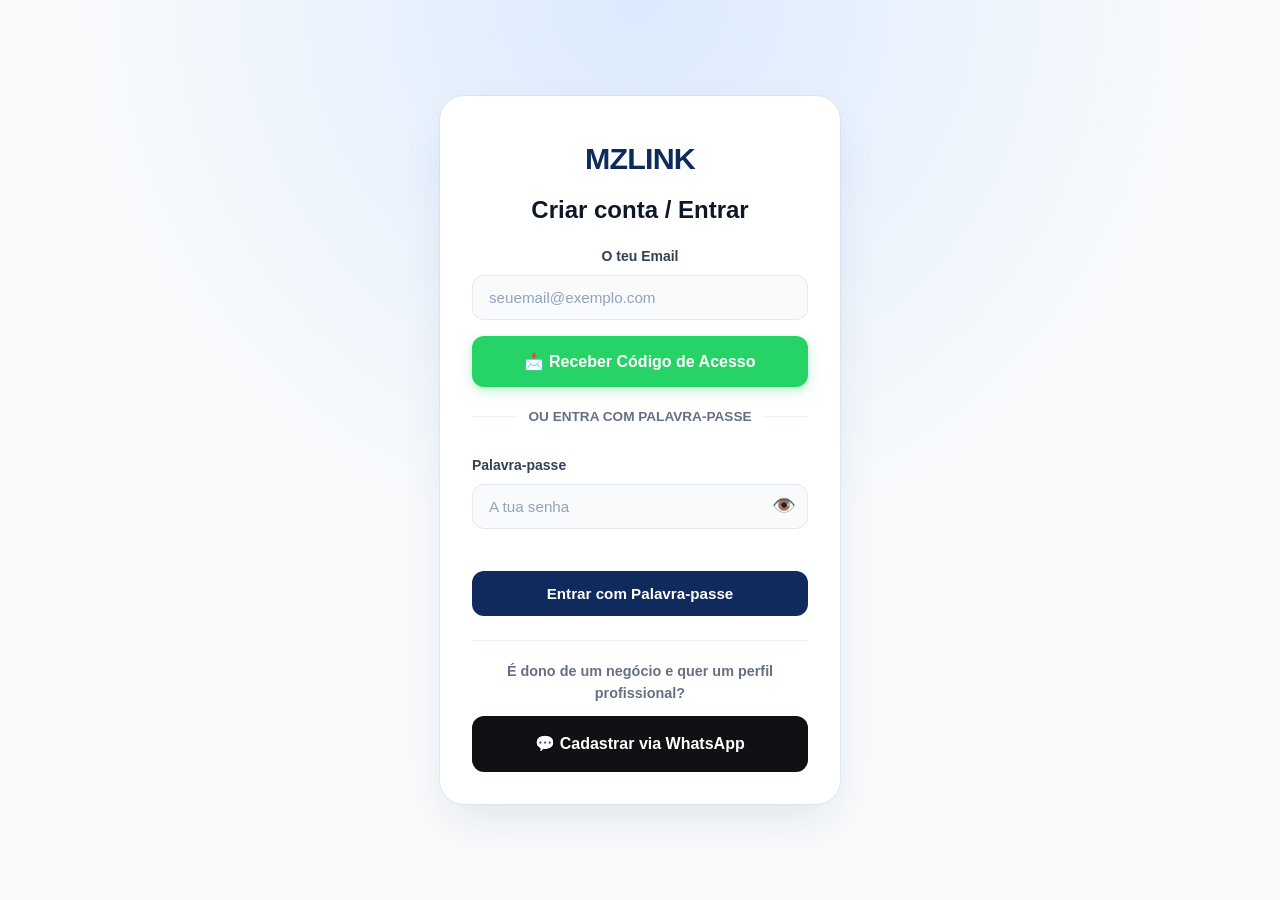
<file: registo.html>
<!DOCTYPE html>
<html lang="pt">
<head>
    <meta charset="UTF-8">
    <meta name="viewport" content="width=device-width, initial-scale=1.0">
    <title>Criar conta / Entrar - MZLINK</title>
    <link rel="stylesheet" href="style.css">
    <style>
        .input-senha-wrapper { position: relative; margin-bottom: 16px; }
        .input-senha-wrapper input { width: 100%; padding-right: 40px; box-sizing: border-box; }
        .toggle-senha { position: absolute; right: 12px; top: 50%; transform: translateY(-50%); cursor: pointer; font-size: 1.2rem; user-select: none; }
        .divisor-ou { display: flex; align-items: center; text-align: center; margin: 20px 0; color: #667085; font-size: 0.85rem; font-weight: 600; }
        .divisor-ou::before, .divisor-ou::after { content: ''; flex: 1; border-bottom: 1px solid #eef1f5; }
        .divisor-ou::before { margin-right: 10px; }
        .divisor-ou::after { margin-left: 10px; }
        .btn-otp-principal { background: #25D366; color: white; border: none; padding: 16px; border-radius: 12px; font-weight: 800; font-size: 1rem; width: 100%; cursor: pointer; transition: 0.2s; box-shadow: 0 4px 12px rgba(37,211,102,0.3); }
        .btn-otp-principal:hover { background: #1da851; transform: translateY(-2px); }
        .btn-secundario { background: #fff; color: #0f1115; border: 2px solid #e2e8f0; padding: 14px; border-radius: 12px; font-weight: 700; font-size: 1rem; width: 100%; cursor: pointer; transition: 0.2s; }
        .btn-secundario:hover { border-color: #1E40AF; color: #1E40AF; }
    </style>
</head>
<body class="auth-page">
    <div class="auth-card">
        <a href="index.html" class="auth-logo">MZLINK</a>
        <h2>Criar conta / Entrar</h2>

        <!-- PASSO 1: Pedir o Email -->
        <label for="email">O teu Email</label>
        <input type="email" id="email" placeholder="seuemail@exemplo.com" required style="margin-bottom: 16px;">

        <!-- O BOTÃO PRINCIPAL (ACESSO IMEDIATO) -->
        <button type="button" id="btnPedirCodigo" class="btn-otp-principal">📩 Receber Código de Acesso</button>
        <p id="msgEmail" style="color:#25D366; margin-top:10px; font-weight:bold; font-size: 0.9rem; text-align: center;"></p>
        <p id="msgPrincipal" style="color:red; margin-top:10px; font-weight:bold; font-size: 0.9rem; text-align: center;"></p>

        <div class="divisor-ou">OU ENTRA COM PALAVRA-PASSE</div>

        <!-- OPÇÃO SECUNDÁRIA: Palavra-passe (Para quem já tem conta) -->
        <form id="formPrincipal">
            <label for="password">Palavra-passe</label>
            <div class="input-senha-wrapper">
                <input type="password" id="password" placeholder="A tua senha" required>
                <span class="toggle-senha" id="toggleSenha">👁️</span>
            </div>
            <button type="submit" id="btnAcao" class="btn-secundario">Entrar com Palavra-passe</button>
        </form>

        <!-- PASSO 2: Inserir o Código (Escondido no início) -->
        <form id="formCodigo" style="display: none; margin-top: 20px;">
            <label for="codigo">Insere o código que recebeste no email</label>
            <input type="text" id="codigo" placeholder="Código de 8 dígitos" required maxlength="10" style="text-align: center; font-size: 1.2rem; letter-spacing: 2px;">
            <button type="submit" id="btnEntrarOtp" class="btn-otp-principal" style="margin-top: 15px;">✅ Validar Código e Entrar</button>
            <p id="msgCodigo" style="color:red; margin-top:10px; font-weight:bold; text-align: center;"></p>
        </form>

        <!-- Botão do WhatsApp para Empresas -->
        <div style="text-align: center; margin-top: 24px; padding-top: 20px; border-top: 1px solid #eef1f5;">
            <p style="color: #667085; margin-bottom: 12px; font-weight: 600; font-size: 0.9rem;">É dono de um negócio e quer um perfil profissional?</p>
            <a href="https://wa.me/258852337913?text=Ol%C3%A1%2C%20Am%C3%B3s!%20Quero%20cadastrar%20a%20minha%20empresa%20no%20MZLINK." target="_blank" style="display: inline-flex; align-items: center; justify-content: center; width: 100%; padding: 16px; background: #0f1115; color: white; font-weight: 800; font-size: 1rem; text-decoration: none; border-radius: 12px;">💬 Cadastrar via WhatsApp</a>
        </div>
    </div>
    <script src="registo.js"></script>
</body>
</html>
</file>
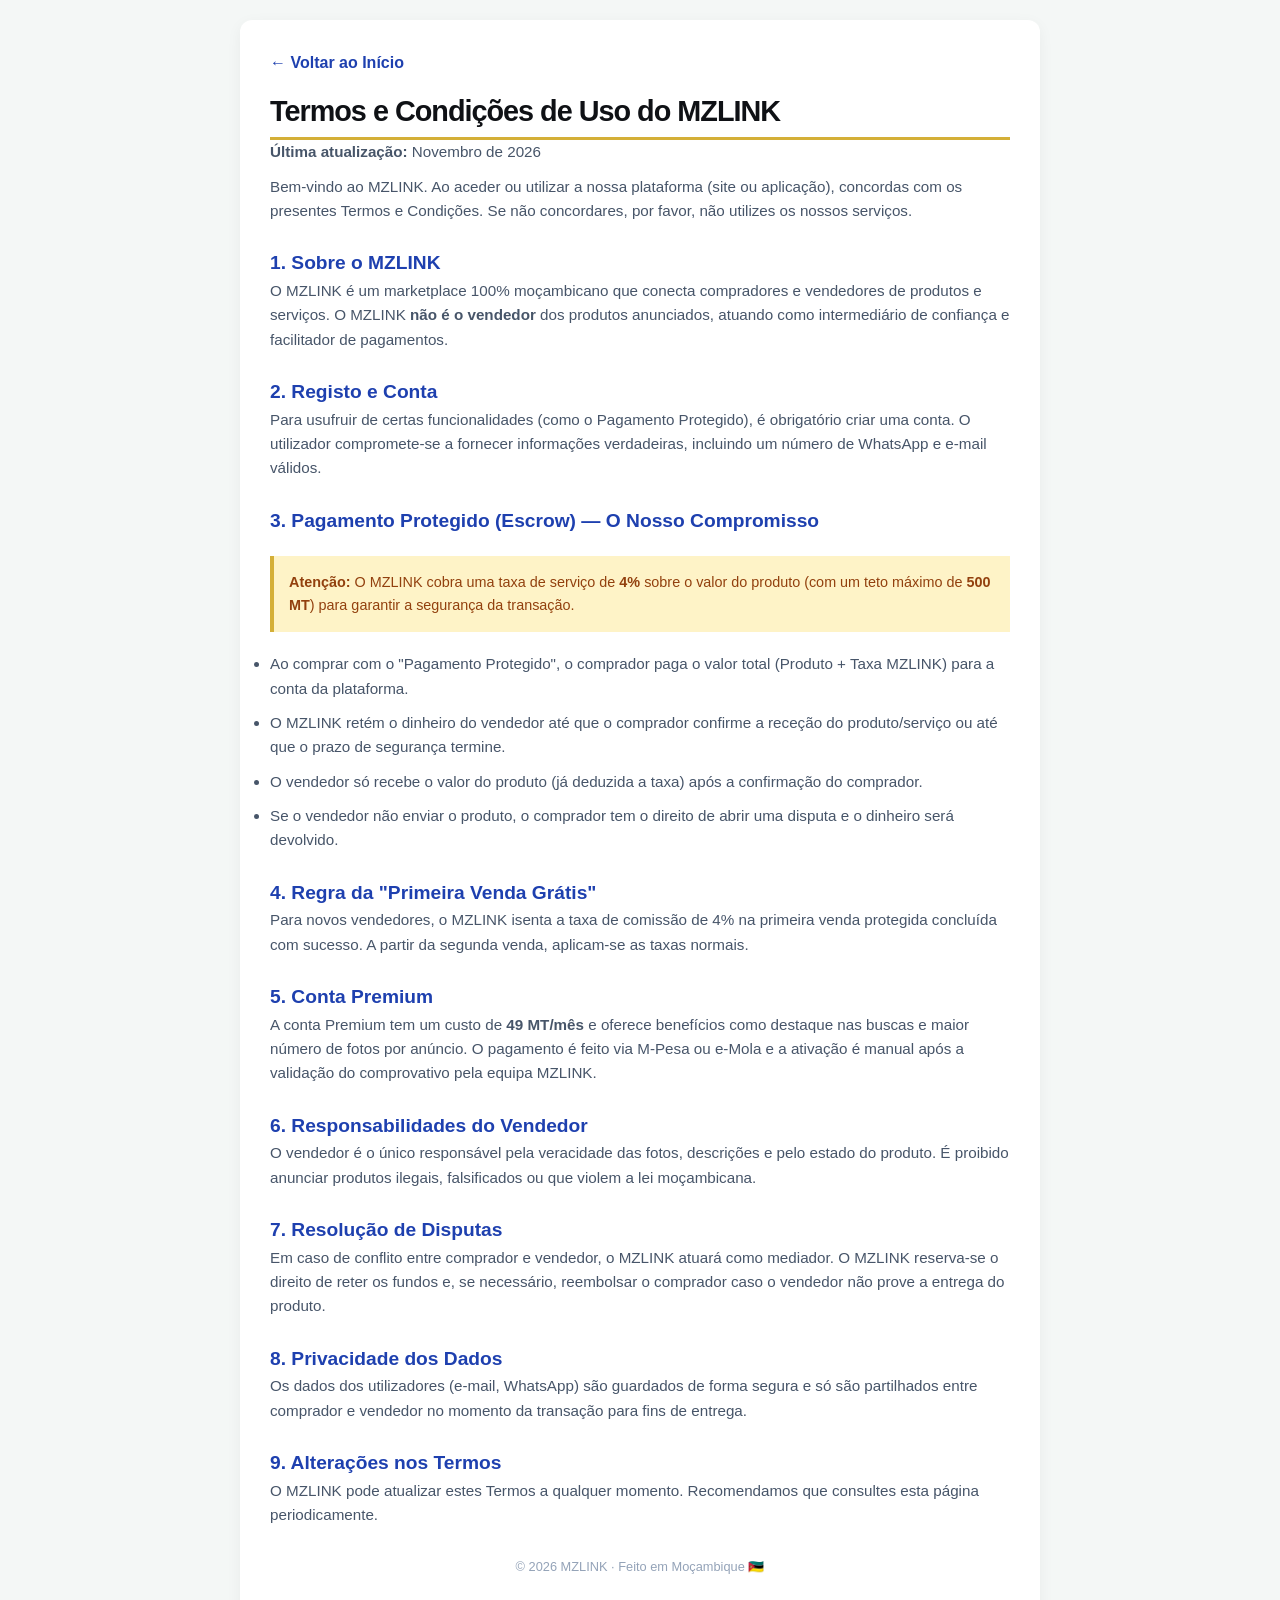
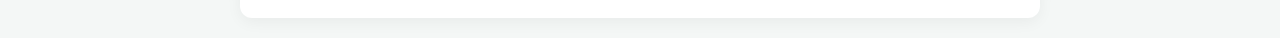
<file: sobre.html>
<!DOCTYPE html>
<html lang="pt">
<head>
    <meta charset="UTF-8">
    <meta name="viewport" content="width=device-width, initial-scale=1.0">
    <title>Termos e Condições — MZLINK</title>
    <link rel="stylesheet" href="style.css">
    <style>
        body { font-family: 'Inter', sans-serif; background: #f4f7f6; color: #1a1a1a; line-height: 1.6; padding: 20px; }
        .container { max-width: 800px; margin: 0 auto; background: #fff; padding: 30px; border-radius: 12px; box-shadow: 0 4px 15px rgba(0,0,0,0.05); }
        h1 { color: #0f1115; font-size: 1.8rem; border-bottom: 3px solid #d4af37; padding-bottom: 10px; }
        h2 { color: #1E40AF; font-size: 1.2rem; margin-top: 25px; }
        p, li { font-size: 0.95rem; color: #475569; margin-bottom: 10px; }
        .voltar { display: inline-block; margin-bottom: 20px; color: #1E40AF; text-decoration: none; font-weight: bold; }
        .aviso { background: #fef3c7; border-left: 4px solid #d4af37; padding: 15px; margin: 20px 0; font-size: 0.9rem; color: #92400e; }
    </style>
</head>
<body>
    <div class="container">
        <a href="index.html" class="voltar">← Voltar ao Início</a>
        <h1>Termos e Condições de Uso do MZLINK</h1>
        <p><strong>Última atualização:</strong> Novembro de 2026</p>
        <p>Bem-vindo ao MZLINK. Ao aceder ou utilizar a nossa plataforma (site ou aplicação), concordas com os presentes Termos e Condições. Se não concordares, por favor, não utilizes os nossos serviços.</p>

        <h2>1. Sobre o MZLINK</h2>
        <p>O MZLINK é um marketplace 100% moçambicano que conecta compradores e vendedores de produtos e serviços. O MZLINK <strong>não é o vendedor</strong> dos produtos anunciados, atuando como intermediário de confiança e facilitador de pagamentos.</p>

        <h2>2. Registo e Conta</h2>
        <p>Para usufruir de certas funcionalidades (como o Pagamento Protegido), é obrigatório criar uma conta. O utilizador compromete-se a fornecer informações verdadeiras, incluindo um número de WhatsApp e e-mail válidos.</p>

        <h2>3. Pagamento Protegido (Escrow) — O Nosso Compromisso</h2>
        <div class="aviso">
            <strong>Atenção:</strong> O MZLINK cobra uma taxa de serviço de <strong>4%</strong> sobre o valor do produto (com um teto máximo de <strong>500 MT</strong>) para garantir a segurança da transação.
        </div>
        <ul>
            <li>Ao comprar com o "Pagamento Protegido", o comprador paga o valor total (Produto + Taxa MZLINK) para a conta da plataforma.</li>
            <li>O MZLINK retém o dinheiro do vendedor até que o comprador confirme a receção do produto/serviço ou até que o prazo de segurança termine.</li>
            <li>O vendedor só recebe o valor do produto (já deduzida a taxa) após a confirmação do comprador.</li>
            <li>Se o vendedor não enviar o produto, o comprador tem o direito de abrir uma disputa e o dinheiro será devolvido.</li>
        </ul>

        <h2>4. Regra da "Primeira Venda Grátis"</h2>
        <p>Para novos vendedores, o MZLINK isenta a taxa de comissão de 4% na primeira venda protegida concluída com sucesso. A partir da segunda venda, aplicam-se as taxas normais.</p>

        <h2>5. Conta Premium</h2>
        <p>A conta Premium tem um custo de <strong>49 MT/mês</strong> e oferece benefícios como destaque nas buscas e maior número de fotos por anúncio. O pagamento é feito via M-Pesa ou e-Mola e a ativação é manual após a validação do comprovativo pela equipa MZLINK.</p>

        <h2>6. Responsabilidades do Vendedor</h2>
        <p>O vendedor é o único responsável pela veracidade das fotos, descrições e pelo estado do produto. É proibido anunciar produtos ilegais, falsificados ou que violem a lei moçambicana.</p>

        <h2>7. Resolução de Disputas</h2>
        <p>Em caso de conflito entre comprador e vendedor, o MZLINK atuará como mediador. O MZLINK reserva-se o direito de reter os fundos e, se necessário, reembolsar o comprador caso o vendedor não prove a entrega do produto.</p>

        <h2>8. Privacidade dos Dados</h2>
        <p>Os dados dos utilizadores (e-mail, WhatsApp) são guardados de forma segura e só são partilhados entre comprador e vendedor no momento da transação para fins de entrega.</p>

        <h2>9. Alterações nos Termos</h2>
        <p>O MZLINK pode atualizar estes Termos a qualquer momento. Recomendamos que consultes esta página periodicamente.</p>

        <p style="margin-top: 30px; font-size: 0.8rem; text-align: center; color: #94a3b8;">© 2026 MZLINK · Feito em Moçambique 🇲🇿</p>
    </div>
</body>
</html>
</file>
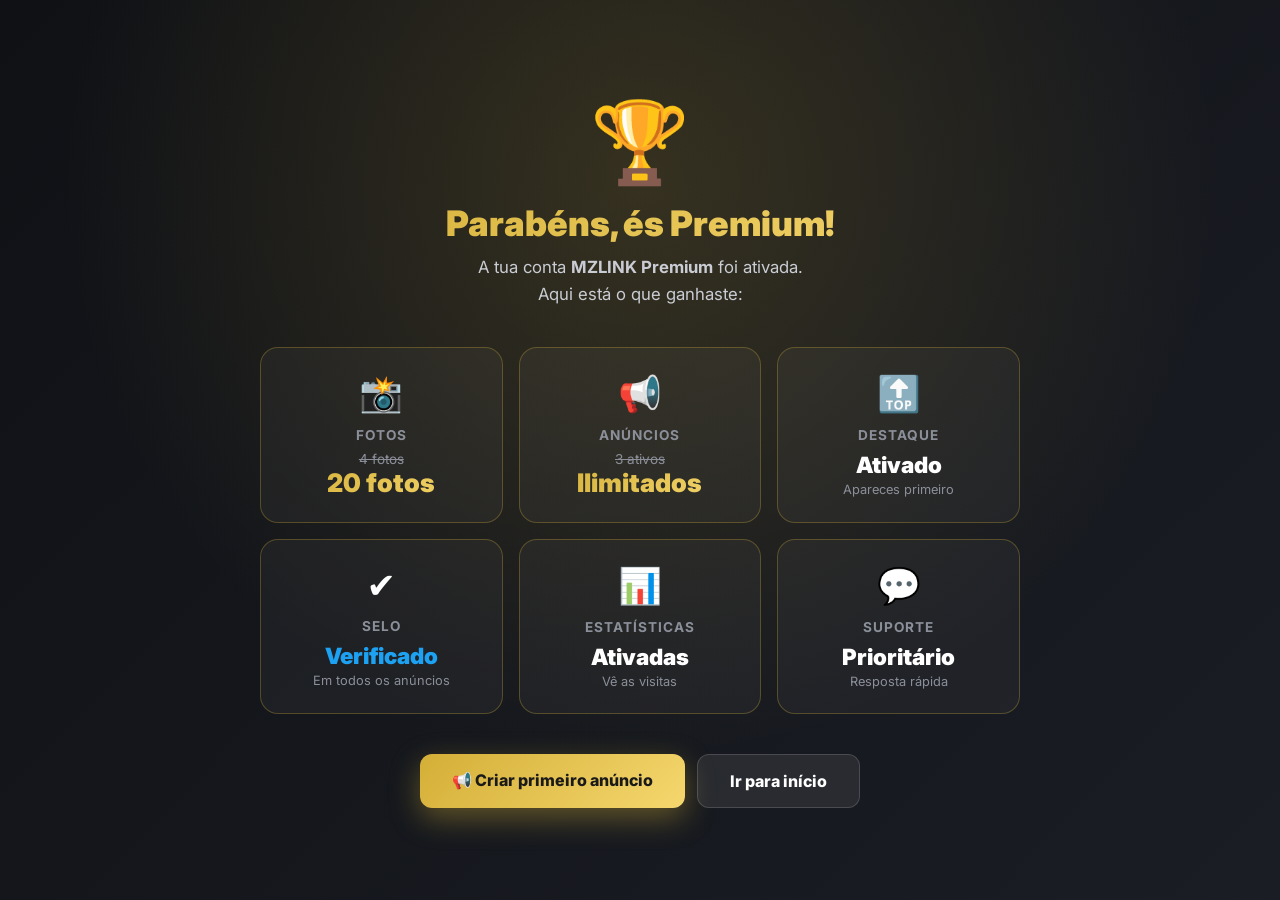
<file: sucesso.html>
<!DOCTYPE html>
<html lang="pt">
<head>
  <meta charset="UTF-8">
  <meta name="viewport" content="width=device-width, initial-scale=1.0">
  <title>Bem-vindo ao Premium — MZLINK</title>

  <link rel="preconnect" href="https://fonts.googleapis.com">
  <link href="https://fonts.googleapis.com/css2?family=Inter:wght@400;600;700;800;900&display=swap" rel="stylesheet">

  <style>
    * { margin: 0; padding: 0; box-sizing: border-box; }

    body {
      font-family: 'Inter', system-ui, sans-serif;
      min-height: 100vh;
      padding: 40px 20px;
      background:
        radial-gradient(circle at 50% 20%, rgba(212,175,55,.18), transparent 60%),
        linear-gradient(135deg, rgb(15,17,21) 0%, rgb(26,29,36) 100%);
      color: rgb(255,255,255);
      display: grid;
      place-items: center;
    }

    .container {
      max-width: 760px;
      width: 100%;
      text-align: center;
    }

    .icon-topo {
      font-size: 5rem;
      margin-bottom: 12px;
      animation: pulse 2s infinite;
    }

    @keyframes pulse {
      0%, 100% { transform: scale(1); }
      50% { transform: scale(1.1); }
    }

    h1 {
      font-size: 2.2rem;
      font-weight: 900;
      margin-bottom: 10px;
      background: linear-gradient(135deg, rgb(212,175,55), rgb(245,215,110));
      -webkit-background-clip: text;
      background-clip: text;
      color: transparent;
    }

    .sub {
      color: rgb(201,204,211);
      margin-bottom: 40px;
      font-size: 1.05rem;
      line-height: 1.6;
    }

    .cartoes {
      display: grid;
      grid-template-columns: repeat(3, 1fr);
      gap: 16px;
      margin-bottom: 40px;
    }

    .cartao {
      background: rgba(255,255,255,.04);
      border: 1px solid rgba(212,175,55,.3);
      border-radius: 18px;
      padding: 24px 16px;
      transition: transform .2s, border-color .2s;
    }

    .cartao:hover {
      transform: translateY(-4px);
      border-color: rgb(212,175,55);
    }

    .cartao .emoji {
      font-size: 2.2rem;
      margin-bottom: 12px;
    }

    .cartao h3 {
      font-size: .85rem;
      color: rgb(139,143,153);
      text-transform: uppercase;
      letter-spacing: 1px;
      margin-bottom: 8px;
      font-weight: 700;
    }

    .cartao .antes {
      font-size: .85rem;
      color: rgb(139,143,153);
      text-decoration: line-through;
    }

    .cartao .depois {
      font-size: 1.6rem;
      font-weight: 900;
      background: linear-gradient(135deg, rgb(212,175,55), rgb(245,215,110));
      -webkit-background-clip: text;
      background-clip: text;
      color: transparent;
    }

    .cartao .valor {
      font-size: 1.4rem;
      font-weight: 900;
      color: rgb(255,255,255);
    }

    .cartao .extra {
      color: rgb(139,143,153);
      font-size: .8rem;
      margin-top: 4px;
    }

    .btns {
      display: flex;
      gap: 12px;
      justify-content: center;
      flex-wrap: wrap;
    }

    .btn {
      display: inline-block;
      padding: 16px 32px;
      background: linear-gradient(135deg, rgb(212,175,55), rgb(245,215,110));
      color: rgb(26,26,26);
      font-weight: 800;
      font-size: 1rem;
      border-radius: 12px;
      text-decoration: none;
      box-shadow: 0 10px 30px rgba(212,175,55,.4);
      transition: transform .2s;
    }

    .btn:hover { transform: translateY(-2px); }

    .btn.secundario {
      background: rgba(255,255,255,.08);
      color: rgb(255,255,255);
      box-shadow: none;
      border: 1px solid rgba(255,255,255,.15);
    }

    @media (max-width: 640px) {
      .cartoes { grid-template-columns: 1fr; }
      h1 { font-size: 1.6rem; }
      .icon-topo { font-size: 4rem; }
    }
  </style>
</head>
<body>

  <div class="container">

    <div class="icon-topo">🏆</div>

    <h1>Parabéns, és Premium!</h1>

    <p class="sub">
      A tua conta <strong>MZLINK Premium</strong> foi ativada.<br>
      Aqui está o que ganhaste:
    </p>

    <div class="cartoes">

      <div class="cartao">
        <div class="emoji">📸</div>
        <h3>Fotos</h3>
        <div class="antes">4 fotos</div>
        <div class="depois">20 fotos</div>
      </div>

      <div class="cartao">
        <div class="emoji">📢</div>
        <h3>Anúncios</h3>
        <div class="antes">3 ativos</div>
        <div class="depois">Ilimitados</div>
      </div>

      <div class="cartao">
        <div class="emoji">🔝</div>
        <h3>Destaque</h3>
        <div class="valor">Ativado</div>
        <div class="extra">Apareces primeiro</div>
      </div>

      <div class="cartao">
        <div class="emoji">✔️</div>
        <h3>Selo</h3>
        <div class="valor" style="color: rgb(29,161,242);">Verificado</div>
        <div class="extra">Em todos os anúncios</div>
      </div>

      <div class="cartao">
        <div class="emoji">📊</div>
        <h3>Estatísticas</h3>
        <div class="valor">Ativadas</div>
        <div class="extra">Vê as visitas</div>
      </div>

      <div class="cartao">
        <div class="emoji">💬</div>
        <h3>Suporte</h3>
        <div class="valor">Prioritário</div>
        <div class="extra">Resposta rápida</div>
      </div>

    </div>

    <div class="btns">
      <a href="publicar.html" class="btn">📢 Criar primeiro anúncio</a>
      <a href="index.html" class="btn secundario">Ir para início</a>
    </div>

  </div>

</body>
</html>
</file>
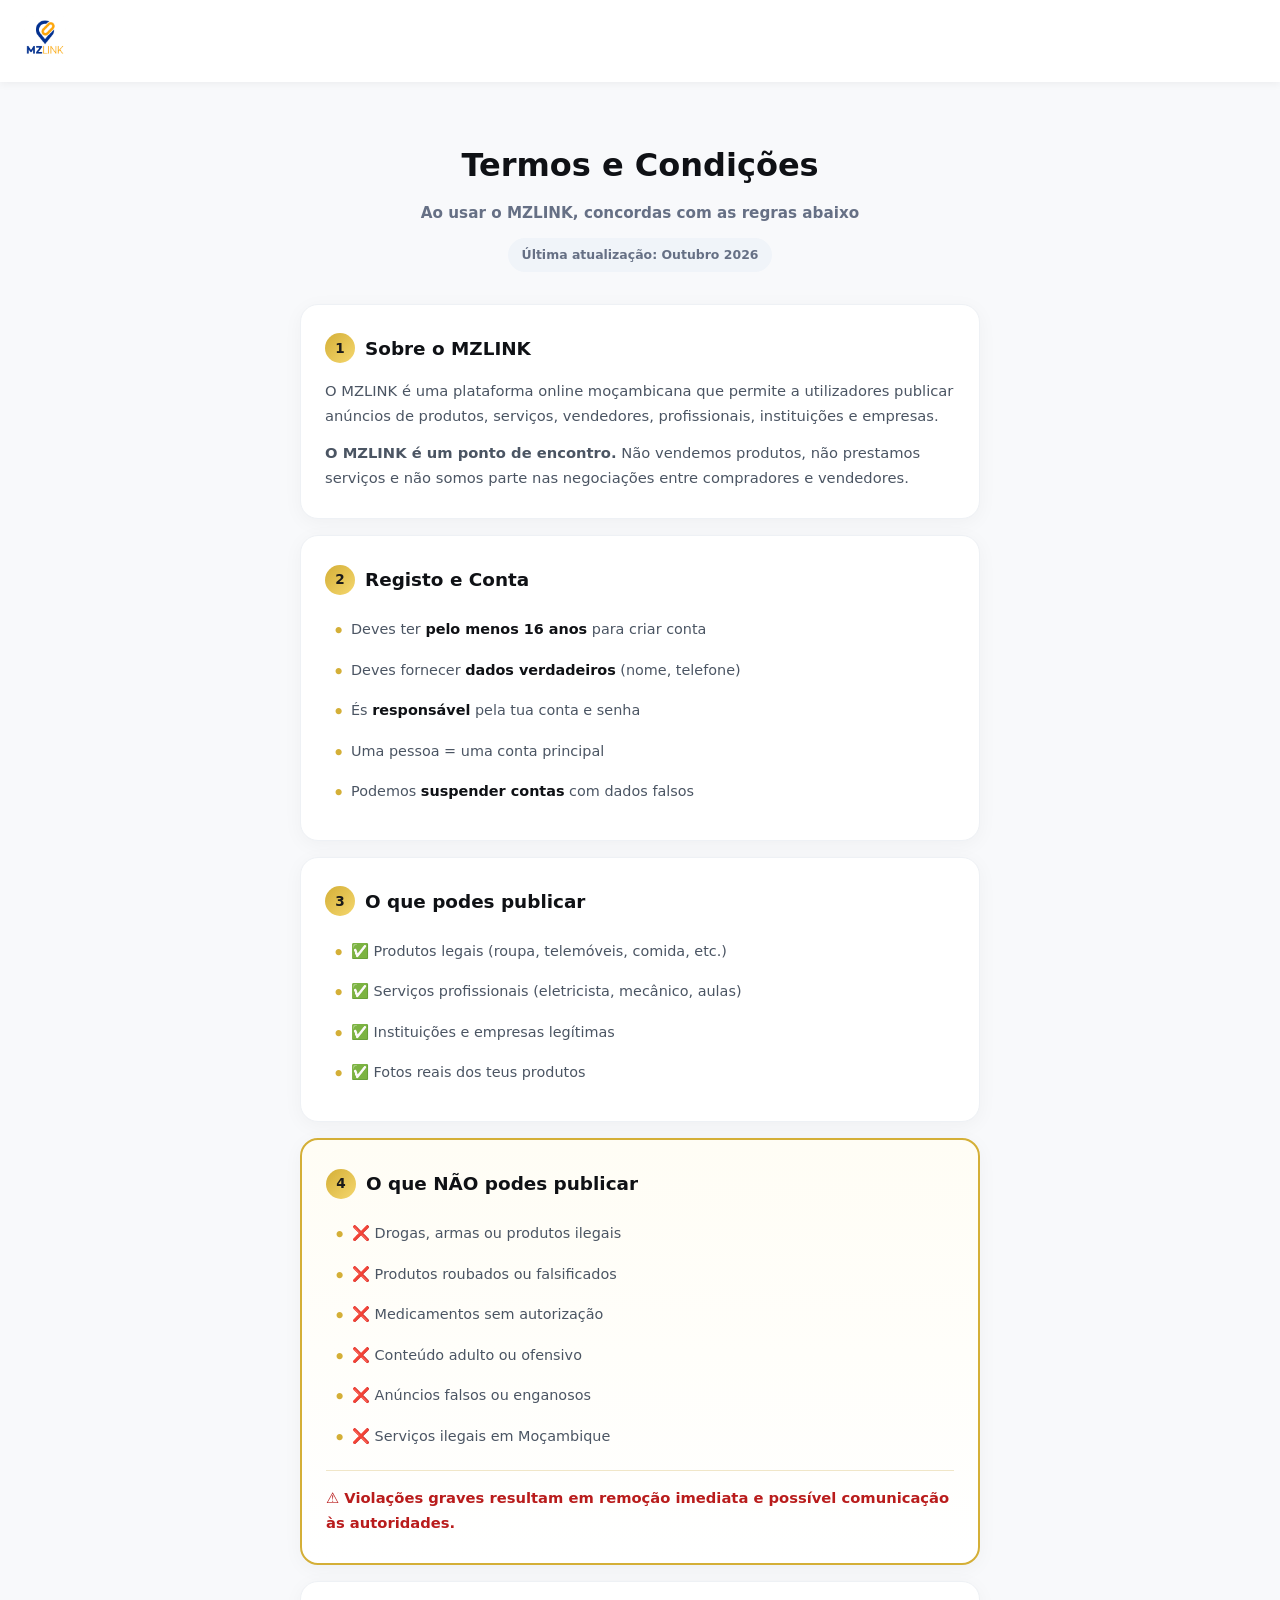
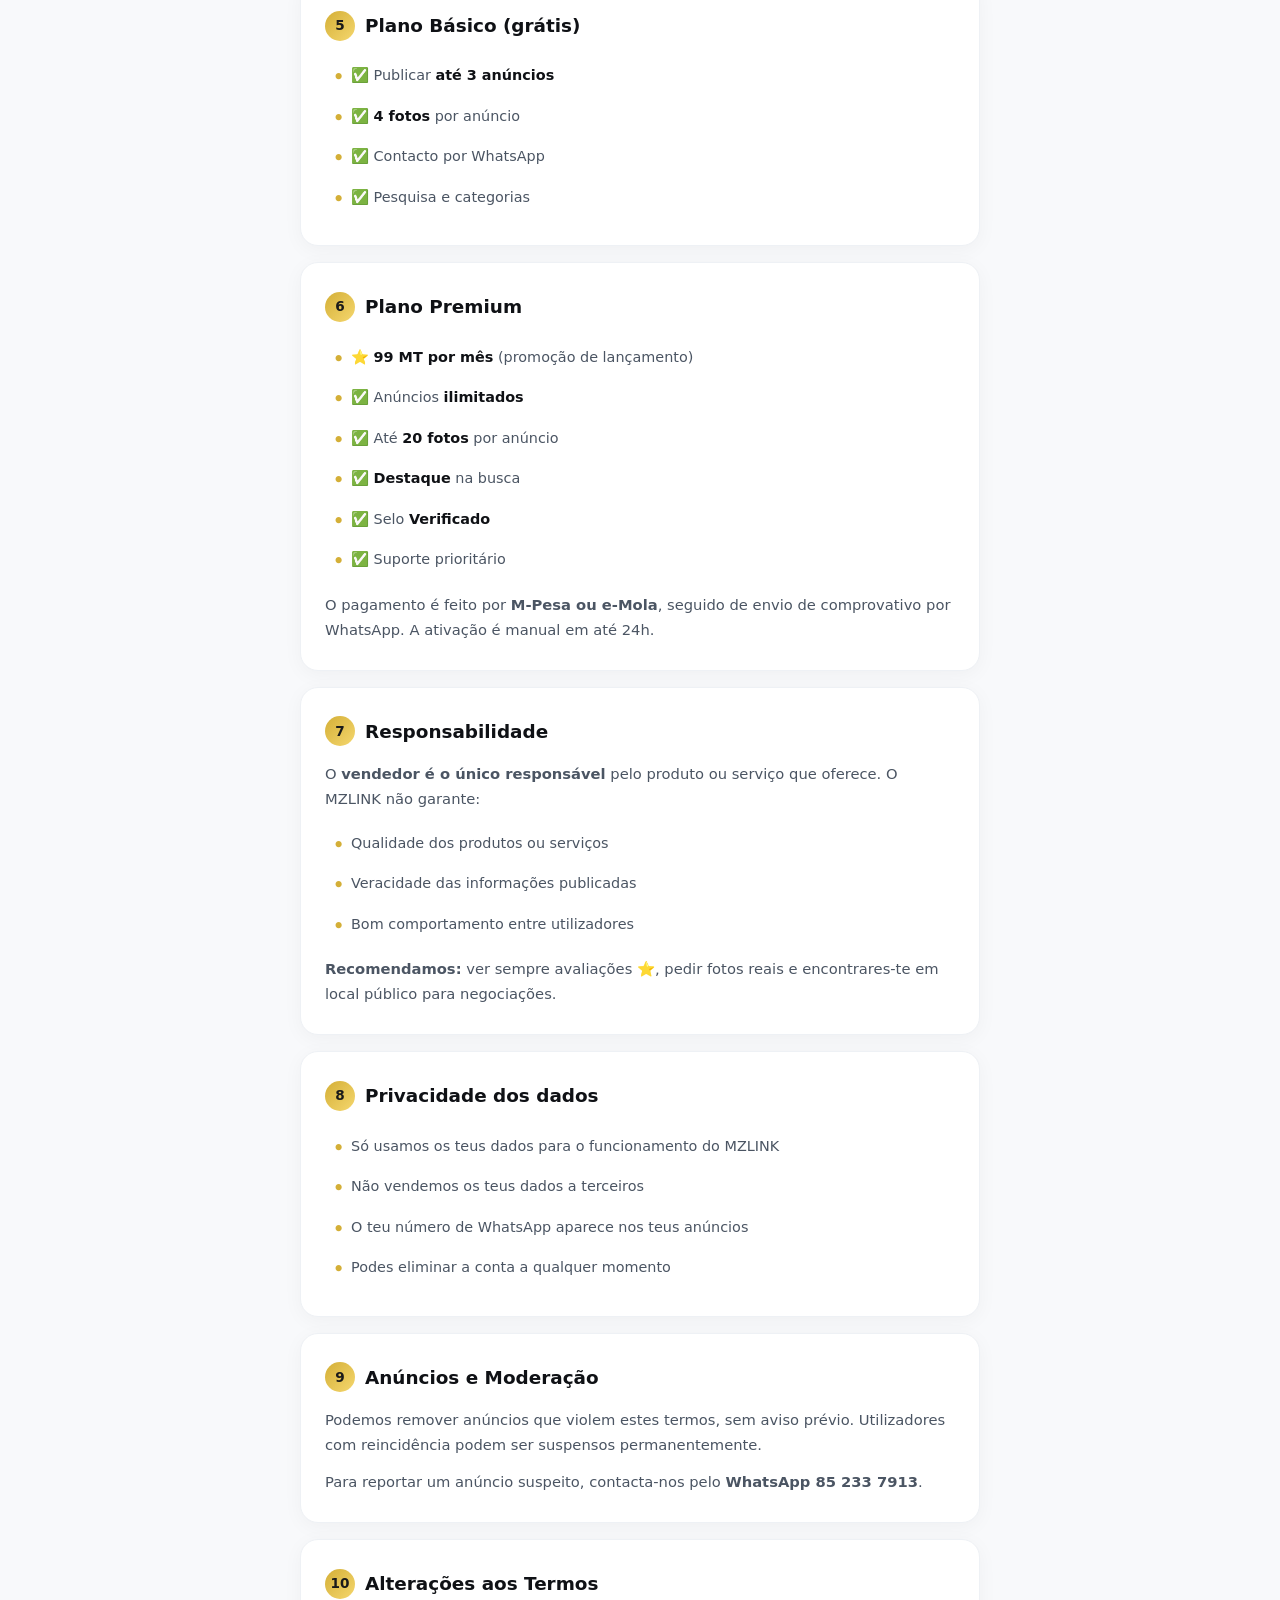
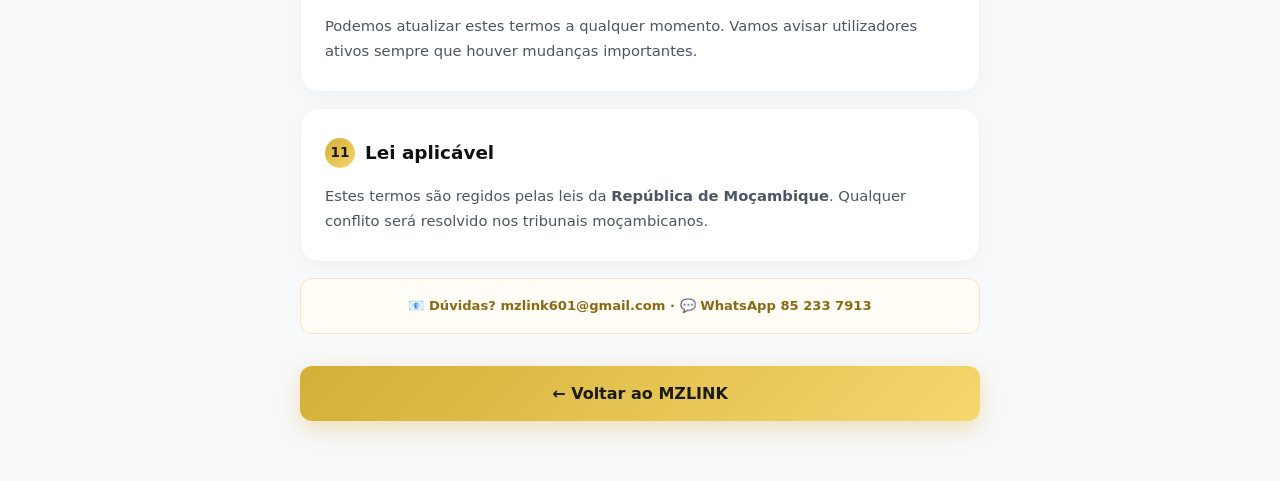
<file: termos.html>
<!DOCTYPE html>
<html lang="pt">
<head>
    <meta charset="UTF-8">
    <meta name="viewport" content="width=device-width, initial-scale=1.0">
    <title>Termos e Condições — MZLINK</title>
    <link rel="icon" type="image/png" href="favicon.png">
    <style>
      * { margin: 0; padding: 0; box-sizing: border-box; }
      body {
        font-family: 'Inter', system-ui, sans-serif;
        background: #f8f9fb;
        color: #1a1a1a;
        line-height: 1.7;
      }
      .header-simples {
        background: #fff;
        padding: 16px 24px;
        box-shadow: 0 2px 8px rgba(0,0,0,.05);
      }
      .header-simples img { height: 42px; }
      .container {
        max-width: 720px;
        margin: 0 auto;
        padding: 32px 20px 60px;
      }
      .hero {
        text-align: center;
        padding: 24px 0 32px;
      }
      .hero h1 {
        font-size: 2rem;
        font-weight: 900;
        color: #0f1115;
        margin-bottom: 8px;
      }
      .hero p {
        color: #667085;
        font-size: 0.95rem;
        font-weight: 600;
      }
      .data-atualizacao {
        display: inline-block;
        margin-top: 12px;
        padding: 6px 14px;
        background: #f0f4f9;
        color: #667085;
        font-size: 0.78rem;
        font-weight: 700;
        border-radius: 999px;
      }
      .card {
        background: #fff;
        border-radius: 18px;
        padding: 28px 24px;
        margin-bottom: 16px;
        box-shadow: 0 4px 20px rgba(0,0,0,.04);
        border: 1px solid #eef1f5;
      }
      .card.destaque {
        border: 2px solid #d4af37;
        background: linear-gradient(180deg, #fffdf5, #fff);
      }
      .card h2 {
        font-size: 1.15rem;
        font-weight: 900;
        color: #0f1115;
        margin: 0 0 14px;
        display: flex;
        align-items: center;
        gap: 10px;
      }
      .card h2 .num {
        display: inline-grid;
        place-items: center;
        width: 30px;
        height: 30px;
        border-radius: 50%;
        background: linear-gradient(135deg, #d4af37, #f5d76e);
        color: #1a1a1a;
        font-weight: 900;
        font-size: 0.85rem;
        flex-shrink: 0;
      }
      .card p {
        color: #4b5563;
        font-size: 0.92rem;
        margin: 0 0 12px;
      }
      .card p:last-child { margin-bottom: 0; }
      .card ul {
        list-style: none;
        padding: 0;
        margin: 8px 0 0;
      }
      .card ul li {
        padding: 8px 0 8px 26px;
        position: relative;
        font-size: 0.9rem;
        color: #4b5563;
      }
      .card ul li::before {
        content: "•";
        position: absolute;
        left: 8px;
        top: 8px;
        color: #d4af37;
        font-weight: 900;
        font-size: 1.1rem;
      }
      .card ul li strong { color: #0f1115; }
      .btn-voltar {
        display: block;
        text-align: center;
        margin-top: 32px;
        padding: 14px 28px;
        background: linear-gradient(135deg, #d4af37, #f5d76e);
        color: #1a1a1a;
        font-weight: 900;
        text-decoration: none;
        border-radius: 12px;
        box-shadow: 0 8px 24px rgba(212,175,55,.35);
        transition: transform .2s;
      }
      .btn-voltar:hover { transform: translateY(-2px); }
      .aviso-final {
        text-align: center;
        padding: 16px;
        background: #fffdf5;
        border: 1px solid #f0e6c8;
        border-radius: 12px;
        margin-top: 16px;
        font-size: 0.82rem;
        color: #8b6914;
        font-weight: 700;
      }
      @media (max-width: 640px) {
        .hero h1 { font-size: 1.5rem; }
        .card { padding: 22px 18px; border-radius: 14px; }
      }
    </style>
</head>
<body>

    <header class="header-simples">
        <img src="logo-mzlink.png" alt="MZLINK">
    </header>

    <main class="container">

        <section class="hero">
            <h1>Termos e Condições</h1>
            <p>Ao usar o MZLINK, concordas com as regras abaixo</p>
            <span class="data-atualizacao">Última atualização: Outubro 2026</span>
        </section>

        <div class="card">
            <h2><span class="num">1</span> Sobre o MZLINK</h2>
            <p>
                O MZLINK é uma plataforma online moçambicana que permite a utilizadores 
                publicar anúncios de produtos, serviços, vendedores, profissionais, 
                instituições e empresas.
            </p>
            <p>
                <strong>O MZLINK é um ponto de encontro.</strong> Não vendemos produtos, 
                não prestamos serviços e não somos parte nas negociações entre 
                compradores e vendedores.
            </p>
        </div>

        <div class="card">
            <h2><span class="num">2</span> Registo e Conta</h2>
            <ul>
                <li>Deves ter <strong>pelo menos 16 anos</strong> para criar conta</li>
                <li>Deves fornecer <strong>dados verdadeiros</strong> (nome, telefone)</li>
                <li>És <strong>responsável</strong> pela tua conta e senha</li>
                <li>Uma pessoa = uma conta principal</li>
                <li>Podemos <strong>suspender contas</strong> com dados falsos</li>
            </ul>
        </div>

        <div class="card">
            <h2><span class="num">3</span> O que podes publicar</h2>
            <ul>
                <li>✅ Produtos legais (roupa, telemóveis, comida, etc.)</li>
                <li>✅ Serviços profissionais (eletricista, mecânico, aulas)</li>
                <li>✅ Instituições e empresas legítimas</li>
                <li>✅ Fotos reais dos teus produtos</li>
            </ul>
        </div>

        <div class="card destaque">
            <h2><span class="num">4</span> O que NÃO podes publicar</h2>
            <ul>
                <li>❌ Drogas, armas ou produtos ilegais</li>
                <li>❌ Produtos roubados ou falsificados</li>
                <li>❌ Medicamentos sem autorização</li>
                <li>❌ Conteúdo adulto ou ofensivo</li>
                <li>❌ Anúncios falsos ou enganosos</li>
                <li>❌ Serviços ilegais em Moçambique</li>
            </ul>
            <p style="margin-top:14px; padding-top:14px; border-top:1px solid #f0e6c8; color:#b91c1c; font-weight:700;">
                ⚠️ Violações graves resultam em <strong>remoção imediata</strong> e possível 
                comunicação às autoridades.
            </p>
        </div>

        <div class="card">
            <h2><span class="num">5</span> Plano Básico (grátis)</h2>
            <ul>
                <li>✅ Publicar <strong>até 3 anúncios</strong></li>
                <li>✅ <strong>4 fotos</strong> por anúncio</li>
                <li>✅ Contacto por WhatsApp</li>
                <li>✅ Pesquisa e categorias</li>
            </ul>
        </div>

        <div class="card">
            <h2><span class="num">6</span> Plano Premium</h2>
            <ul>
                <li>⭐ <strong>99 MT por mês</strong> (promoção de lançamento)</li>
                <li>✅ Anúncios <strong>ilimitados</strong></li>
                <li>✅ Até <strong>20 fotos</strong> por anúncio</li>
                <li>✅ <strong>Destaque</strong> na busca</li>
                <li>✅ Selo <strong>Verificado</strong></li>
                <li>✅ Suporte prioritário</li>
            </ul>
            <p style="margin-top:12px;">
                O pagamento é feito por <strong>M-Pesa ou e-Mola</strong>, seguido de 
                envio de comprovativo por WhatsApp. A ativação é manual em até 24h.
            </p>
        </div>

        <div class="card">
            <h2><span class="num">7</span> Responsabilidade</h2>
            <p>
                O <strong>vendedor é o único responsável</strong> pelo produto ou serviço 
                que oferece. O MZLINK não garante:
            </p>
            <ul>
                <li>Qualidade dos produtos ou serviços</li>
                <li>Veracidade das informações publicadas</li>
                <li>Bom comportamento entre utilizadores</li>
            </ul>
            <p style="margin-top:12px;">
                <strong>Recomendamos:</strong> ver sempre avaliações ⭐, pedir fotos 
                reais e encontrares-te em local público para negociações.
            </p>
        </div>

        <div class="card">
            <h2><span class="num">8</span> Privacidade dos dados</h2>
            <ul>
                <li>Só usamos os teus dados para o funcionamento do MZLINK</li>
                <li>Não vendemos os teus dados a terceiros</li>
                <li>O teu número de WhatsApp aparece nos teus anúncios</li>
                <li>Podes eliminar a conta a qualquer momento</li>
            </ul>
        </div>

        <div class="card">
            <h2><span class="num">9</span> Anúncios e Moderação</h2>
            <p>
                Podemos remover anúncios que violem estes termos, sem aviso prévio. 
                Utilizadores com reincidência podem ser suspensos permanentemente.
            </p>
            <p>
                Para reportar um anúncio suspeito, contacta-nos pelo 
                <strong>WhatsApp 85 233 7913</strong>.
            </p>
        </div>

        <div class="card">
            <h2><span class="num">10</span> Alterações aos Termos</h2>
            <p>
                Podemos atualizar estes termos a qualquer momento. Vamos avisar 
                utilizadores ativos sempre que houver mudanças importantes.
            </p>
        </div>

        <div class="card">
            <h2><span class="num">11</span> Lei aplicável</h2>
            <p>
                Estes termos são regidos pelas leis da <strong>República de Moçambique</strong>. 
                Qualquer conflito será resolvido nos tribunais moçambicanos.
            </p>
        </div>

        <div class="aviso-final">
            📧 Dúvidas? <strong>mzlink601@gmail.com</strong> · 
            💬 <strong>WhatsApp 85 233 7913</strong>
        </div>

        <a href="index.html" class="btn-voltar">← Voltar ao MZLINK</a>

    </main>

</body>
  </html>
</file>
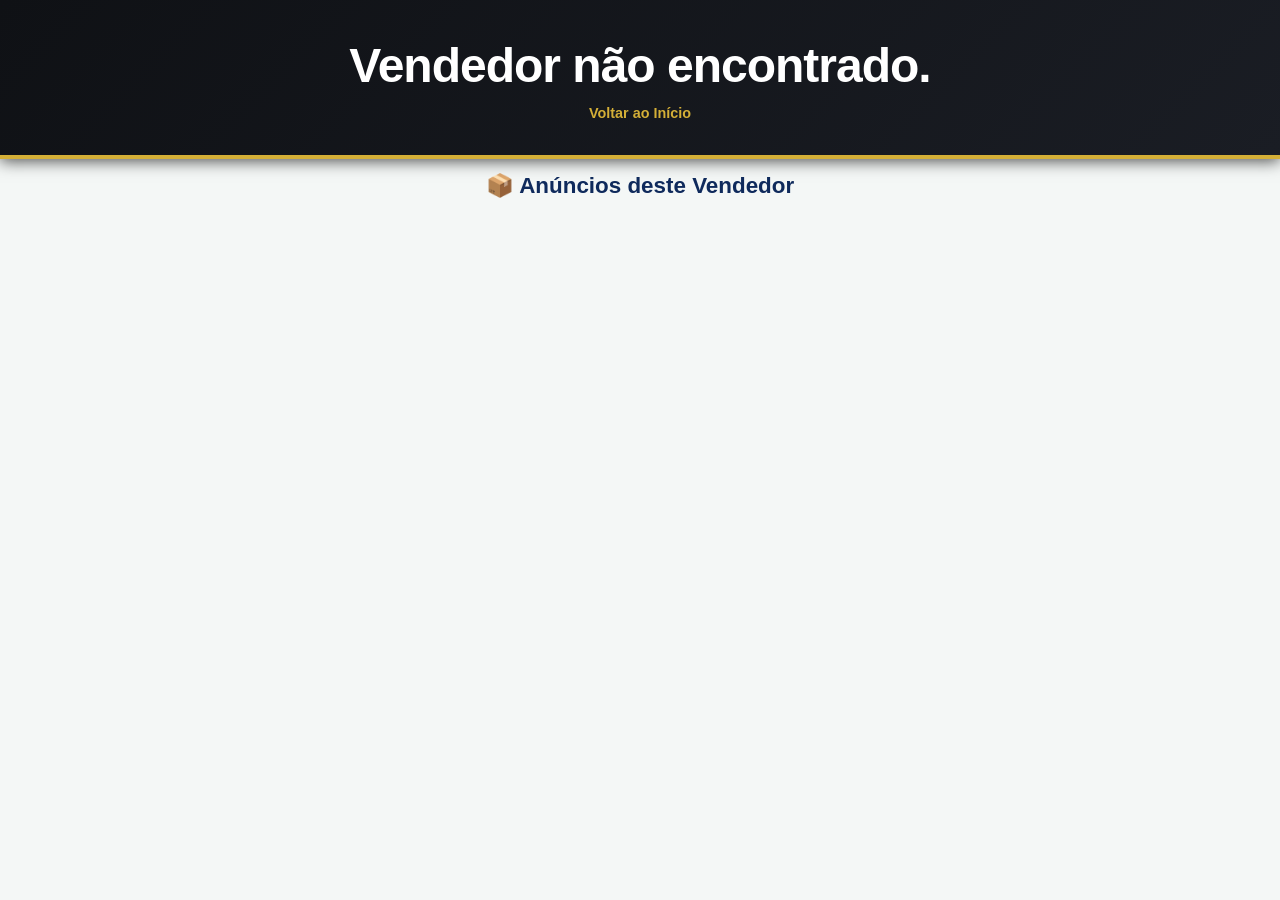
<file: vendedor.html>
<!DOCTYPE html>
<html lang="pt">
<head>
    <meta charset="UTF-8">
    <meta name="viewport" content="width=device-width, initial-scale=1.0">
    <title>Perfil do Vendedor - MZLINK</title>
    <link rel="stylesheet" href="style.css">
    <style>
        body { font-family: 'Inter', sans-serif; background: #f4f7f6; margin: 0; padding-bottom: 40px; }
        
        /* Cabeçalho da Loja */
        .loja-header { background: linear-gradient(135deg, #0f1115 0%, #1a1d24 100%); color: white; padding: 40px 20px 30px; text-align: center; border-bottom: 4px solid #d4af37; position: relative; }
        .loja-avatar { width: 100px; height: 100px; border-radius: 50%; background: #1E40AF; color: white; font-size: 3rem; font-weight: 900; display: flex; align-items: center; justify-content: center; margin: 0 auto 15px; border: 4px solid #d4af37; background-size: cover; background-position: center; box-shadow: 0 10px 25px rgba(0,0,0,0.5); }
        .loja-nome { font-size: 1.8rem; font-weight: 900; margin: 0 0 5px; text-shadow: 0 2px 10px rgba(0,0,0,0.5); }
        .loja-badges { display: flex; justify-content: center; gap: 8px; margin-bottom: 10px; flex-wrap: wrap; }
        .badge { padding: 4px 12px; border-radius: 999px; font-size: 0.7rem; font-weight: 800; text-transform: uppercase; letter-spacing: 0.5px; }
        .badge-premium { background: linear-gradient(135deg, #f5d76e, #d4af37); color: #000; box-shadow: 0 0 10px rgba(212,175,55,0.4); }
        .badge-empresa { background: #E0F2FE; color: #0369A1; }
        .badge-basico { background: #f0f4f9; color: #667085; }
        .loja-local { color: #a0a0a0; font-size: 0.9rem; margin-bottom: 15px; display: flex; justify-content: center; align-items: center; gap: 5px; }
        .loja-avaliacao { color: #d4af37; font-weight: bold; font-size: 1rem; margin-bottom: 20px; }
        .btn-voltar-loja { display: inline-block; color: #d4af37; text-decoration: none; font-weight: 800; font-size: 0.9rem; margin-top: 10px; }

        /* Grelha de Anúncios */
        .container-anuncios { max-width: 1100px; margin: -20px auto 0; padding: 0 15px; position: relative; z-index: 2; }
        .titulo-seccao { color: #0f2a5c; text-align: center; margin: 30px 0 20px; font-weight: 900; font-size: 1.4rem; }
        
        .grid-anuncios { display: grid; grid-template-columns: 1fr; gap: 20px; }
        @media(min-width: 768px) { .grid-anuncios { grid-template-columns: repeat(auto-fill, minmax(300px, 1fr)); } }

        /* Cartão de Anúncio */
        .card-anuncio { background: #fff; border-radius: 12px; overflow: hidden; box-shadow: 0 4px 15px rgba(0,0,0,0.05); border: 1px solid #eef1f5; display: flex; flex-direction: column; }
        .card-anuncio img { width: 100%; height: 200px; object-fit: cover; }
        .card-anuncio .conteudo { padding: 15px; display: flex; flex-direction: column; flex: 1; }
        .card-anuncio h3 { margin: 0 0 5px; font-size: 1.1rem; color: #0f1115; }
        .card-anuncio .preco { color: #16a34a; font-weight: 900; font-size: 1.2rem; margin-bottom: 5px; }
        .card-anuncio .local { color: #667085; font-size: 0.85rem; margin-bottom: 15px; }
        
        .btn-wa { margin-top: auto; display: block; text-align: center; background: #25D366; color: white; padding: 12px; border-radius: 8px; text-decoration: none; font-weight: 800; }
        .btn-escrow { margin-top: auto; display: block; text-align: center; background: #16a34a; color: white; padding: 12px; border-radius: 8px; border: none; font-weight: 800; font-size: 1rem; cursor: pointer; }
    </style>
</head>
<body>

    <!-- CABEÇALHO DA LOJA -->
    <header class="loja-header" id="lojaHeader">
        <p style="color:white;">A carregar loja...</p>
    </header>

    <!-- LISTA DE PRODUTOS -->
    <div class="container-anuncios">
        <h2 class="titulo-seccao">📦 Anúncios deste Vendedor</h2>
        <div id="gridAnuncios" class="grid-anuncios">
            <!-- Os cartões aparecem aqui -->
        </div>
    </div>

    <!-- ===== MODAL DE PAGAMENTO PROTEGIDO (NOVO) ===== -->
    <div id="modalPagamento" style="display: none; position: fixed; top: 0; left: 0; width: 100%; height: 100%; background: rgba(0,0,0,0.8); z-index: 10000; justify-content: center; align-items: center; padding: 20px; box-sizing: border-box; backdrop-filter: blur(5px);">
        <div style="background: #fff; border-radius: 20px; padding: 25px; max-width: 400px; width: 100%; text-align: center; box-shadow: 0 10px 30px rgba(0,0,0,0.5); position: relative;">
            <button onclick="document.getElementById('modalPagamento').style.display='none'" style="position: absolute; top: 10px; right: 15px; background: none; border: none; color: #888; font-size: 1.5rem; cursor: pointer;">&times;</button>
            <h2 style="color: #16a34a; font-size: 1.4rem; margin-top: 0; font-weight: 900;">🛡️ Compra Protegida</h2>
            <p style="color: #667085; font-size: 0.9rem; margin-bottom: 15px;">O teu dinheiro está seguro. O vendedor só recebe após confirmares a entrega.</p>
            <div style="background: #f0fdf4; border: 2px solid #16a34a; border-radius: 12px; padding: 15px; margin-bottom: 20px;">
                <p style="margin: 0; font-size: 0.8rem; color: #166534; font-weight: 800;">TOTAL A PAGAR</p>
                <h1 id="valorTotalPagamento" style="color: #16a34a; margin: 5px 0; font-size: 2rem;">0 MT</h1>
                <p style="margin: 0; font-size: 0.7rem; color: #166534;">Inclui taxa de Proteção MZLINK</p>
            </div>
            <p style="font-size: 0.9rem; font-weight: 800; color: #0f1115; text-align: left; margin-bottom: 5px;">Paga para um destes números:</p>
            
            <div style="display: flex; justify-content: space-between; align-items: center; background: #f8f9fb; border: 1px solid #e2e8f0; padding: 10px; border-radius: 8px; margin-bottom: 10px;">
                <div style="text-align: left;"><strong style="font-size: 0.9rem; color: #0f1115;">M-Pesa: 85 233 7913</strong><br><small style="color: #667085; font-size: 0.75rem;">Nome: AMÓS ELDIO</small></div>
                <button onclick="navigator.clipboard.writeText('852337913'); alert('Copiado!')" style="background: #1E40AF; color: white; border: none; padding: 6px 10px; border-radius: 6px; font-size: 0.75rem; cursor: pointer;">📋</button>
            </div>
            <div style="display: flex; justify-content: space-between; align-items: center; background: #f8f9fb; border: 1px solid #e2e8f0; padding: 10px; border-radius: 8px; margin-bottom: 20px;">
                <div style="text-align: left;"><strong style="font-size: 0.9rem; color: #0f1115;">e-Mola: 87 960 8566</strong><br><small style="color: #667085; font-size: 0.75rem;">Nome: CELESTE</small></div>
                <button onclick="navigator.clipboard.writeText('879608566'); alert('Copiado!')" style="background: #1E40AF; color: white; border: none; padding: 6px 10px; border-radius: 6px; font-size: 0.75rem; cursor: pointer;">📋</button>
            </div>
            <p style="font-size: 0.85rem; font-weight: 800; color: #0f1115; text-align: left; margin-bottom: 5px;">Colar o SMS:</p>
            <input type="text" id="inputComprovativoCompra" placeholder="Cola o SMS ou o código..." style="width: 100%; padding: 12px; border: 2px solid #e2e8f0; border-radius: 8px; font-size: 0.9rem; box-sizing: border-box; margin-bottom: 5px;">
            <p id="msgCodigoCompra" style="text-align: center; font-weight: bold; font-size: 0.8rem; margin-top: 0; margin-bottom: 15px; color: #16a34a;"></p>
            <button id="btnConfirmarPagamento" style="width: 100%; background: linear-gradient(135deg, #16a34a, #15803d); color: white; font-weight: 900; font-size: 1rem; padding: 15px; border-radius: 10px; border: none; cursor: pointer;">✅ Confirmar Pagamento</button>
        </div>
    </div>

    <script src="vendedor.js?v=3"></script>
</body>
</html>
</file>
<file: style.css>
* { box-sizing: border-box; margin: 0; padding: 0; }

body {
    font-family: "Segoe UI", Arial, sans-serif;
    background: #f8fafc;
    color: #1f2937;
    line-height: 1.5;
}

header {
    background: #ffffff;
    box-shadow: 0 2px 15px rgba(0, 0, 0, 0.7);
    padding: 14px 24px;
    position: sticky;
    top: 0;
    z-index: 10;
}

nav {
    display: flex;
    justify-content: space-between;
    align-items: center;
    max-width: 1100px;
    margin: auto;
}

.logo {
    font-size: 1.9rem;
    font-weight: 900;
    letter-spacing: 1px;
}
.logo span:first-child { color: #2563eb;}
.logo span:last-child { color: #16a34a;}


nav button, btn-entrar, btn-criar {
    cursor: pointer;
    border: none;
    padding: 10px 18px;
    border-radius: 10px;
    font-weight: 600;
}
.btn-entrar { background: fff; border: 1px solid #cbd5e1; }
.btn-criar { background: #16a34a; color: white; }
.btn-criar:hover { background: #15803d;}

main {
    max-width: 900px;
    margin: 0 auto;
    padding: 60px 20px;
    text-align: center;
}

h1 {
    font-size: 3rem;
    color: #312e81;
    letter-spacing: -1px;
    line-height: 1.1;
}

main > p, p2 {
    color: #64748b;
    font-size: 1.25rem;
    margin: 12px 0 28px;
}

.search-box {
    display: flex;
    gap: 12px;
    background: white;
    padding: 8px;
    border-radius: 18px;
    box-shadow: 0 10px 25px rgba(0, 0, 0, 0.8);
    max-width: 700px;
    margin: 0 auto;
}

.search-box input {
    flex: 1;
    border: none;
    outline: none;
    padding: 14px 18px;
    font-size: 1.1rem;
    border-radius: 12px;
}

.search-box button {
    background: #2563eb;
    color: white;
    border: none;
    padding: 0 32px;
    border-radius: 12px;
    font-size: 1.1rem;
    font-weight: 700;
    cursor: pointer;
}
.search-box button:hover { background: #1d4ed8};


div.categorias {
    display: flex !important;
    flex-wrap: wrap;
    justify-content: center;
    gap: 14px !important;
    margin-top: 30px !important;
}

div.categorias button {
    background: white !important;
    border: 2px solid #bfdbfe !important;
    padding: 12px 22px !important;
    border-radius: 50px !important;
    font-size: 1rem !important;
    cursor: pointer;
    box-shadow: 0 3px 8px rgba(0, 0, 0, 0.6) !important;
}

div.categorias button:hover {
    background: #2563eb !important;
    color: white !important;
    border-color: #2563eb !important;
    transform: translate(-2px);
}

.cards {
    display: grid;
    grid-template-columns: repeat(auto-fit, minmax(220px, 1fr));
    gap: 20px;
    margin-top: 60px;
    text-align: left;
}

.card {
    background: white;
    padding: 24px;
    border-radius: 18px;
    box-shadow: 0 5px 15px rgba(0, 0, 0, 0.5);
}
.card h3 { margin: 10px 0; color: #1e40af; }
.card p { color: #64748b; font-size: 0.95rem; }


.auth-page {
    min-height: 100vh;
    display: flex;
    align-items: center;
    justify-content: center;
    padding: 20px;
    background: #f8fafc;
    background-image: radial-gradient(circle at 50% 0%,#dbeafe 0%, transparent 50%);
}

.auth-card {
    background: #fff;
    width: 100%;
    max-width: 400px;
    padding: 40px 32px 32px;
    border-radius: 24px;
    box-shadow: 
    0 20px 50px -12px rgba(15, 42, 92, 0.12), 0 0 0 1px rgba(15, 42, 92, 0.05);
    text-align: center;
}

.auth-logo {
    display: inline-block;
    font-size: 1.9rem;
    font-weight: 800;
    color: #0f2a5c;
    text-decoration: none;
    margin-bottom: 6px;
    letter-spacing: -0.8px;
}

.auth-logo span {
    color: #2563eb;
}

.auth-card h1, .auth-card h2 {
    font-size: 1.5rem;
    font-weight: 700;
    color: #0f172a;
    margin-top: 4px;
}

.auth-card > p {
    color: #64748b;
    font-size: 0.95rem;
    margin-top: 6px;
}

.auth-card form {
    text-align: left;
    margin-top: 28px;
}

.auth-card label {
    display: block;
    margin: 18px 0 8px;
    font-weight: 600;
    font-size: 0.875rem;
    color: #334155;
}

.auth-card input {
    width: 100%;
    padding: 13px 16px;
    border: 1.5px solid #e2e8f0;
    border-radius: 12px;
    font-size: 0.95rem;
    background: #f8fafc;
    transition: all 0.2s ease;
}

.auth-card input::placeholder {
    color: #94a3b8;
}

.auth-card input:focus {
    outline: none;
    background: #fff;
    border-color: #2563eb;
    box-shadow: 0 0 0 4px rgba(37, 99, 235, 0.1);
}

.auth-card form button {
    width: 100%;
    margin-top: 26px;
    background: #0f2a5c;
    color: #fff;
    border: none;
    padding: 14px;
    border-radius: 12px;
    font-weight: 700;
    font-size: 0.95rem;
    cursor: pointer;
    transition: all 0.2s ease;
}

.auth-card form button:hover {
    background: #162f65;
    transform: translate(-1px);
    box-shadow: 0 8px 20px rgba(15, 42, 92, 0.2);
}

.auth-card form button:active {
    transform: translate(0);
}

#message {
    margin-top: 16px;
    font-size: 0.875rem;
    color: #64748b;
    text-align: center;
    min-height: 20px;
}

#message.error {
    color: #dc2626;
    background: #fef2f2;
    border: 1px solid #fecaca;
    padding: 10px;
    border-radius: 10px;
}

.auth-link {
    margin-top: 28px;
    font-size: 0.9rem;
    color: #64748b;
    padding-top: 24px;
    border-top: 1px solid #f1f5f9;
}

.auth-link a {
    color: #2563eb;
    text-decoration: none;
    font-weight: 700;
}

.auth-link a:hover {
    text-decoration: underline;
}


.auth-card select {
    width: 100%;
    padding: 13px 40px 13px 16px;
    border: q.5px solid #e2e8f0;
    border-radius: 12px;
    font-size: 0.95rem;
    background-color: #f8fafc;
    color: #334155;
    appearance: none;
    -webkit-appearance: none;
    cursor: pointer;
    transition: all 0.2s ease;
    

    background-image: url("data-image/svg+xml,%3Csvg xmlns=`http://www.w3.org/2000/svg` fill=`none` viewBox=`0 0 20 20`%E%Cpath stroke=`%236474b` stroke-linecap=`round` stroke-linejoin=`round` stroke-width=`1.5` d=`M6 8l4 4 4-4`/%3E%3C/SVG%3E");
    background-repeat: no-repeat;
    background-position: right 14px center;
    background-size: 20px;
}

.auth-card select:hover {
    background-color: #fff;
    background-color: #cbd5e1;
}

.auth-card select:focus {
    outline: none;
    background-color: #fff;
    border-color: #2563eb;
    box-shadow: 0 0 0 4px rgba(37, 99, 235, 0.1);
}

.auth-card select:invalid {
    color: #94a3b8;
}


.btn-contactar {
    background: #25d366;
    color: #fff;
    text-decoration: none;
    padding: 10px 18px;
    border-radius: 8px;
    font-weight: 600;
    white-space: nowrap;
}

.btn-contactar:hover { background: #1ebe5a; }

@media (max-width: 500px) {
    .btn-contactar { width: 100%; text-align: center; }
}


.btn-premium {
    background: linear-gradient(135deg, rgb(212, 175, 55), rgb(245, 215, 110)) !important;
    color: rgb(26, 26, 26) !important;
    font-weight: 800 !important;
    box-shadow: 0 4px 12px rgb(212, 175, 55, 4);
    border: none;
    transition: transform .2s;
}

.btn-premium:hover {
    transform: translate(-2px);
}

.header-topo {
    display: flex !important;
    align-items: center !important;
    justify-content: space-between !important;
    padding: 12px 16px !important;
    border-bottom: 1px solid #eee !important;
    gap: 12px !important;
}

.logo-header {
    font-weight: 900 !important;
    font-size: 1.3rem !important;
    color: #0f1115 !important;
    text-decoration: none !important;
    letter-spacing: -0.5px;
}

.saudacao,
.saudacao span {
    font-size: 0.9rem !important;
    color: #667085 !important;
    font-weight: 600 !important;
    line-height: 1.4 !important;
}

@media (max-width: 640px) {
    .header-topo {
        padding: 10px 12px !important;
    }
.logo-header {
    font-size: 1.1rem !important;
}

.saudacao {
    font-size: .8rem !important;
}
}

/* ===== Ajustes do Header Móvel ===== */
.header-topo {
  display: flex;
  flex-wrap: wrap;
  align-items: center;
  justify-content: space-between;
  gap: 10px;
}

header nav {
  display: flex;
  flex-wrap: nowrap; /* Impede de quebrar para baixo */
  overflow-x: auto; /* Se não couber, desliza para o lado */
  gap: 6px;
  width: 100%;
  padding-bottom: 6px;
  -webkit-overflow-scrolling: touch;
}

header nav button {
  white-space: nowrap; /* Impede o texto de quebrar em 2 linhas */
  padding: 8px 12px;
  font-size: 0.8rem;
  font-weight: 700;
  border-radius: 8px;
  border: 1px solid #eef1f5;
  background: #fff;
  cursor: pointer;
  flex-shrink: 0;
}

header nav button.btn-premium {
  background: linear-gradient(135deg, #d4af37, #f5d76e);
  color: #1a1a1a;
  border: none;
}

header nav::-webkit-scrollbar {
  display: none; /* Esconde a barra de rolagem no celular */
}


/* ===== Botão Partilhar ===== */
.btn-partilhar {
  display: flex;
  align-items: center;
  justify-content: center;
  gap: 4px;
  background: #f0f4f9;
  color: #0066ff;
  font-weight: 800;
  font-size: 0.85rem;
  border-radius: 12px;
  text-decoration: none;
  border: 2px solid #0066ff;
  transition: all 0.2s;
  padding: 10px 4px; /* Ajuste para ficar do mesmo tamanho */
}

.btn-partilhar:hover {
  background: #0066ff;
  color: #fff;
}

/* Ajuste do botão contactar para caber ao lado */
.btn-contactar {
  display: flex;
  align-items: center;
  justify-content: center;
  padding: 10px 4px; /* Ajuste para ficar do mesmo tamanho */
}


/* ===== GRELHA DE CATEGORIAS PERFEITA ===== */
.categorias {
    display: grid !important;
    grid-template-columns: 1fr 1fr !important; /* 2 colunas no telemóvel */
    gap: 12px !important;
    max-width: 400px;
    margin: 20px auto !important;
    padding: 0 20px !important;
}

.categorias button {
    width: 100% !important;
    margin: 0 !important;
    padding: 14px 10px !important;
    background-color: #ffffff !important;
    color: #0f1115 !important;
    border: 2px solid #e2e8f0 !important;
    border-radius: 16px !important;
    font-weight: 800 !important;
    font-size: 0.9rem !important;
    box-shadow: 0 4px 10px rgba(0,0,0,0.04) !important;
    text-transform: capitalize;
    transition: all 0.2s !important;
}

/* Quando passa o rato ou toca, fica com a borda verde de Moz */
.categorias button:hover, .categorias button:active {
    border-color: #009639 !important;
    color: #009639 !important;
    transform: scale(0.98);
}


/* ============================================================
   MZLINK · ESTILOS DOS FILTROS E AJUSTES MÓVEIS
   ============================================================ */

/* Container dos filtros */
.filtros-container {
    display: flex;
    gap: 12px;
    margin: 20px auto;
    max-width: 90%;
    position: relative;
    z-index: 5;
}

/* Botões de filtro (Select) */
.filtro-select {
    flex: 1;
    padding: 14px 16px;
    border-radius: 12px;
    border: 2px solid #e2e8f0;
    font-size: 0.9rem;
    font-weight: 700;
    color: #0f1115;
    background-color: #ffffff;
    font-family: 'Inter', system-ui, sans-serif;
    outline: none;
    transition: all 0.2s ease;
    cursor: pointer;
    /* Ícone da seta verde */
    appearance: none;
    -webkit-appearance: none;
    background-image: url("data:image/svg+xml;charset=US-ASCII,%3Csvg%20xmlns%3D%22http%3A%2F%2Fwww.w3.org%2F2000%2Fsvg%22%20width%3D%22292.4%22%20height%3D%22292.4%22%3E%3Cpath%20fill%3D%22%23009639%22%20d%3D%22M287%2069.4a17.6%2017.6%200%200%200-13-5.4H18.4c-5%200-9.3%201.8-12.9%205.4A17.6%2017.6%200%200%200%200%2082.2c0%205%201.8%209.3%205.4%2012.9l128%20127.9c3.6%203.6%207.8%205.4%2012.8%205.4s9.2-1.8%2012.8-5.4L287%2095c3.5-3.5%205.4-7.8%205.4-12.8%200-5-1.9-9.2-5.5-12.8z%22%2F%3E%3C%2Fsvg%3E");
    background-repeat: no-repeat;
    background-position: right 16px top 50%;
    background-size: 12px auto;
    box-shadow: 0 4px 12px rgba(0,0,0,0.03);
}

/* Efeito ao passar o dedo/rato */
.filtro-select:hover, .filtro-select:focus {
    border-color: #009639;
    box-shadow: 0 4px 16px rgba(0, 150, 57, 0.15);
}

/* ===== AJUSTES PARA TELEMÓVEL (Ecrãs pequenos) ===== */
@media (max-width: 600px) {
    .filtros-container {
        flex-direction: column; /* Fica um por cima do outro */
        gap: 10px;
    }
    
    .filtro-select {
        width: 100%;
    }

    /* Títulos das secções mais pequenos no telemóvel */
    h2 {
        font-size: 1.3rem;
        text-align: center;
        margin-top: 20px;
    }
}
</file>
<file: cartoes.css>
#results {
  max-width: 700px;
  margin: 30px auto 40px;
  text-align: left;
}

.results-title {
  margin-bottom: 14px;
  color: #0f2a5c;
  text-align: center;
}

.result-card {
  display: flex;
  align-items: center;
  gap: 16px;
  background: #fff;
  padding: 16px 20px;
  margin-bottom: 14px;
  border-radius: 14px;
  box-shadow: 0 4px 14px rgba(15, 42, 92, 0.12);
  transition: transform 0.2s, box-shadow 0.2s;
}

.result-card:hover {
  transform: translateY(-3px);
  box-shadow: 0 8px 20px rgba(15, 42, 92, 0.18);
}

.result-card .avatar {
  width: 52px;
  height: 52px;
  flex-shrink: 0;
  border-radius: 50%;
  background: #1d4ed8;
  color: #fff;
  font-size: 1.4rem;
  font-weight: bold;
  display: flex;
  align-items: center;
  justify-content: center;
}

.result-card .info {
  flex: 1;
}

.result-card .info h3 {
  margin: 0 0 4px;
  font-size: 1.1rem;
  color: #1f2937;
}

.result-card .info p {
  margin: 6px 0 0;
  color: #6b7280;
  font-size: 0.9rem;
}

.result-card .tag {
  display: inline-block;
  padding: 2px 10px;
  border-radius: 999px;
  background: #eff4ff;
  color: #1d4ed8;
  font-size: 0.8rem;
  font-weight: 600;
}

@media (max-width: 500px) {
  .result-card {
    flex-wrap: wrap;
  }
}
</file>
<file: admin.css>
/* ============================================================
   MZLINK · Painel Admin
   ============================================================ */

* {
  margin: 0;
  padding: 0;
  box-sizing: border-box;
}

body {
  font-family: 'Inter', system-ui, -apple-system, sans-serif;
  background: rgb(248, 249, 251);
  color: rgb(26, 26, 26);
  min-height: 100vh;
}

/* ===== HEADER ===== */
.header {
  background: rgb(15, 17, 21);
  padding: 16px 24px;
  display: flex;
  justify-content: space-between;
  align-items: center;
  box-shadow: 0 4px 20px rgba(0,0,0,.15);
  position: sticky;
  top: 0;
  z-index: 100;
}

.header .logo {
  color: rgb(255, 255, 255);
  text-decoration: none;
  font-weight: 900;
  font-size: 1.3rem;
  letter-spacing: -.5px;
  display: flex;
  align-items: center;
  gap: 10px;
}

.admin-tag {
  display: inline-block;
  background: linear-gradient(135deg, rgb(212,175,55), rgb(245,215,110));
  color: rgb(26, 26, 26);
  font-size: .65rem;
  font-weight: 900;
  padding: 3px 8px;
  border-radius: 6px;
  letter-spacing: 1px;
}

.header nav {
  display: flex;
  align-items: center;
  gap: 20px;
}

.header nav a {
  color: rgb(200, 200, 200);
  text-decoration: none;
  font-weight: 600;
  font-size: .9rem;
  transition: color .2s;
}

.header nav a:hover,
.header nav a.ativo {
  color: rgb(212, 175, 55);
}

/* ===== WRAP ===== */
.admin-wrap {
  max-width: 1200px;
  margin: 0 auto;
  padding: 40px 24px;
}

.admin-wrap h1 {
  font-size: 1.8rem;
  font-weight: 900;
  margin-bottom: 24px;
}

.aviso {
  padding: 20px;
  background: rgb(253, 226, 226);
  color: rgb(180, 35, 24);
  border-radius: 12px;
  font-weight: 700;
  text-align: center;
  border: 1px solid rgba(180, 35, 24, .2);
}

/* ===== STATS CARDS ===== */
.admin-stats {
  display: grid;
  grid-template-columns: repeat(auto-fit, minmax(180px, 1fr));
  gap: 16px;
  margin-bottom: 32px;
}

.stat-card {
  background: rgb(255, 255, 255);
  border-radius: 16px;
  padding: 24px;
  border: 1px solid rgb(238, 241, 245);
  box-shadow: 0 4px 16px rgba(0,0,0,.04);
  text-align: center;
  transition: transform .2s;
}

.stat-card:hover {
  transform: translateY(-3px);
}

.stat-card.destaque-ouro {
  border: 2px solid rgb(212, 175, 55);
  background: linear-gradient(180deg, rgb(255,253,245), rgb(255,255,255));
  box-shadow: 0 8px 24px rgba(212,175,55,.15);
}

.stat-card strong {
  display: block;
  font-size: 2rem;
  font-weight: 900;
  color: rgb(0, 102, 255);
  margin-bottom: 6px;
}

.stat-card.destaque-ouro strong {
  background: linear-gradient(135deg, rgb(212,175,55), rgb(168,132,44));
  -webkit-background-clip: text;
  background-clip: text;
  color: transparent;
}

.stat-card span {
  font-size: .85rem;
  color: rgb(102, 112, 133);
  font-weight: 600;
}

/* ===== BARRA DE PESQUISA ===== */
.admin-barra {
  display: flex;
  gap: 12px;
  margin-bottom: 20px;
  flex-wrap: wrap;
}

.admin-barra input,
.admin-barra select {
  padding: 12px 16px;
  border: 1px solid rgb(238, 241, 245);
  border-radius: 12px;
  font-size: .95rem;
  font-family: inherit;
  background: rgb(255, 255, 255);
  transition: border-color .2s, box-shadow .2s;
}

.admin-barra input {
  flex: 1;
  min-width: 240px;
}

.admin-barra input:focus,
.admin-barra select:focus {
  outline: none;
  border-color: rgb(212, 175, 55);
  box-shadow: 0 0 0 3px rgba(212,175,55,.15);
}

/* ===== TABELA ===== */
.admin-tabela-wrap {
  background: rgb(255, 255, 255);
  border-radius: 16px;
  overflow: hidden;
  box-shadow: 0 4px 16px rgba(0,0,0,.05);
  border: 1px solid rgb(238, 241, 245);
}

.admin-tabela {
  width: 100%;
  border-collapse: collapse;
  font-size: .9rem;
}

.admin-tabela thead {
  background: rgb(15, 17, 21);
  color: rgb(255, 255, 255);
}

.admin-tabela th {
  padding: 14px 16px;
  text-align: left;
  font-weight: 700;
  font-size: .78rem;
  letter-spacing: .8px;
  text-transform: uppercase;
}

.admin-tabela td {
  padding: 14px 16px;
  border-bottom: 1px solid rgb(240, 244, 249);
  vertical-align: middle;
}

.admin-tabela tbody tr:hover {
  background: rgb(250, 251, 252);
}

.admin-tabela tbody tr:last-child td {
  border-bottom: none;
}

/* ===== TAGS DE PLANO ===== */
.tag-plano {
  display: inline-block;
  padding: 4px 10px;
  border-radius: 999px;
  font-size: .72rem;
  font-weight: 800;
  letter-spacing: .5px;
}

.tag-plano.basico {
  background: rgb(240, 244, 249);
  color: rgb(102, 112, 133);
}

.tag-plano.premium {
  background: linear-gradient(135deg, rgb(212,175,55), rgb(245,215,110));
  color: rgb(26, 26, 26);
  box-shadow: 0 2px 8px rgba(212,175,55,.3);
}

/* ===== BOTÕES DE AÇÃO ===== */
.btn-acao {
  padding: 8px 14px;
  border: none;
  border-radius: 8px;
  font-weight: 700;
  font-size: .78rem;
  cursor: pointer;
  transition: transform .1s, filter .2s;
  font-family: inherit;
  margin-right: 4px;
}

.btn-acao:active {
  transform: scale(.95);
}

.btn-promover {
  background: linear-gradient(135deg, rgb(212,175,55), rgb(245,215,110));
  color: rgb(26, 26, 26);
}

.btn-promover:hover {
  filter: brightness(1.05);
}

.btn-rebaixar {
  background: rgb(240, 244, 249);
  color: rgb(102, 112, 133);
}

.btn-rebaixar:hover {
  background: rgb(226, 233, 242);
}

.sem-resultados {
  text-align: center;
  padding: 40px;
  color: rgb(102, 112, 133);
  font-style: italic;
}

/* ===== RESPONSIVO ===== */
@media (max-width: 640px) {
  .admin-wrap {
    padding: 24px 16px;
  }

  .header {
    padding: 12px 16px;
  }

  .header nav {
    gap: 12px;
  }

  .header nav a {
    font-size: .82rem;
  }

  .admin-tabela {
    font-size: .82rem;
  }

  .admin-tabela th,
  .admin-tabela td {
    padding: 10px 12px;
  }

  .stat-card strong {
    font-size: 1.6rem;
  }
}
</file>
<file: premium.css>
:root {
  --ouro: rgb(212, 175, 55);
  --ouro-claro: rgb(245, 215, 110);
  --ouro-escuro: rgb(168, 132, 44);
  --preto-suave: rgb(15, 17, 21);
  --texto: rgb(26, 26, 26);
  --texto-claro: rgb(102, 112, 133);
}

.header .logo {
  font-weight: 900;
  font-size: 1.4rem;
  color: rgb(0, 102, 255);
  text-decoration: none;
}
.header .logo span { color: rgb(26, 26, 26); }
.header nav a {
  color: rgb(51, 51, 51);
  text-decoration: none;
  font-weight: 600;
  margin-left: 20px;
  font-size: .95rem;
}
.header nav a:hover { color: rgb(212, 175, 55); }

.premium-hero {
  position: relative;
  background:
    radial-gradient(circle at 20% 30%, rgba(212,175,55,.18), transparent 60%),
    radial-gradient(circle at 80% 70%, rgba(245,215,110,.12), transparent 60%),
    linear-gradient(135deg, rgb(15,17,21) 0%, rgb(26,29,36) 100%);
  color: rgb(255, 255, 255);
  padding: 80px 24px 100px;
  text-align: center;
  overflow: hidden;
}

.premium-hero-content {
  max-width: 720px;
  margin: 0 auto;
  position: relative;
  z-index: 2;
}

.badge-dourado {
  display: inline-block;
  padding: 6px 16px;
  background: linear-gradient(135deg, rgb(212,175,55), rgb(245,215,110));
  color: rgb(26, 26, 26);
  border-radius: 999px;
  font-weight: 700;
  font-size: .85rem;
  letter-spacing: .5px;
  margin-bottom: 20px;
  box-shadow: 0 4px 20px rgba(212,175,55,.4);
}

.premium-hero h1 {
  font-size: clamp(1.8rem, 5vw, 3rem);
  font-weight: 900;
  line-height: 1.15;
  margin-bottom: 16px;
  letter-spacing: -.02em;
}

.texto-dourado {
  background: linear-gradient(135deg, rgb(212,175,55), rgb(245,215,110), rgb(212,175,55));
  -webkit-background-clip: text;
  background-clip: text;
  color: transparent;
  font-weight: 900;
}

.premium-hero p {
  font-size: 1.05rem;
  color: rgb(201, 204, 211);
  margin-bottom: 32px;
}

.btn-ouro {
  display: inline-block;
  padding: 16px 40px;
  background: linear-gradient(135deg, rgb(212,175,55), rgb(245,215,110));
  color: rgb(26, 26, 26);
  font-weight: 800;
  font-size: 1.05rem;
  border-radius: 12px;
  text-decoration: none;
  box-shadow:
    0 10px 30px rgba(212,175,55,.35),
    inset 0 1px 0 rgba(255,255,255,.4);
  transition: transform .2s, box-shadow .2s;
}

.btn-ouro:hover {
  transform: translateY(-2px);
  box-shadow:
    0 14px 40px rgba(212,175,55,.5),
    inset 0 1px 0 rgba(255,255,255,.5);
}

.premium-hero-brilho {
  position: absolute;
  inset: 0;
  background: radial-gradient(circle at 50% 120%, rgba(212,175,55,.25), transparent 60%);
  pointer-events: none;
}

.planos-wrap {
  max-width: 1100px;
  margin: 0 auto;
  padding: 64px 24px;
  text-align: center;
}

.titulo-seccao {
  font-size: clamp(1.5rem, 4vw, 2.2rem);
  font-weight: 800;
  margin-bottom: 8px;
}

.subtitulo-seccao {
  color: rgb(102, 112, 133);
  margin-bottom: 40px;
}

.planos-grid {
  display: grid;
  grid-template-columns: repeat(auto-fit, minmax(300px, 1fr));
  gap: 24px;
  text-align: left;
}

.plano-card {
  background: rgb(255, 255, 255);
  border-radius: 20px;
  padding: 32px 28px;
  box-shadow: 0 8px 30px rgba(0,0,0,.06);
  border: 1px solid rgb(238, 241, 245);
  position: relative;
  transition: transform .25s;
}

.plano-card:hover { transform: translateY(-4px); }

.plano-card header {
  padding-bottom: 20px;
  border-bottom: 1px solid rgb(238, 241, 245);
  margin-bottom: 20px;
}

.plano-card h3 { font-size: 1.3rem; margin-bottom: 12px; }

.plano-preco {
  font-size: 2.2rem;
  font-weight: 900;
  color: rgb(26, 26, 26);
}

.plano-preco .mt {
  font-size: 1rem;
  font-weight: 700;
  margin-left: 4px;
}

.plano-preco .periodo {
  font-size: .95rem;
  color: rgb(102, 112, 133);
  font-weight: 500;
}

.plano-lista {
  list-style: none;
  padding: 0;
  margin: 0 0 24px;
}

.plano-lista li {
  padding: 10px 0 10px 28px;
  position: relative;
  font-size: .95rem;
  color: rgb(51, 51, 51);
}

.plano-lista li::before {
  position: absolute;
  left: 0;
  top: 10px;
  font-weight: 900;
}

.plano-lista li.ok::before { content: '✓'; color: rgb(22, 163, 74); }
.plano-lista li.no { color: rgb(152, 162, 179); }
.plano-lista li.no::before { content: '✕'; color: rgb(209, 213, 219); }

.btn-plano-basico,
.btn-plano-ouro {
  display: block;
  width: 100%;
  padding: 14px;
  border-radius: 12px;
  font-weight: 800;
  font-size: 1rem;
  text-align: center;
  text-decoration: none;
  border: none;
  cursor: pointer;
  font-family: inherit;
  box-sizing: border-box;
}

.btn-plano-basico {
  background: rgb(240, 244, 249);
  color: rgb(152, 162, 179);
  cursor: not-allowed;
}

.btn-plano-ouro {
  background: linear-gradient(135deg, rgb(212,175,55), rgb(245,215,110));
  color: rgb(26, 26, 26);
  box-shadow: 0 6px 20px rgba(212,175,55,.35);
  transition: transform .2s, box-shadow .2s;
}

.btn-plano-ouro:hover {
  transform: translateY(-2px);
  box-shadow: 0 10px 28px rgba(212,175,55,.5);
}

.plano-destaque {
  border: 2px solid rgb(212, 175, 55);
  background: linear-gradient(180deg, rgb(255,253,245) 0%, rgb(255,255,255) 100%);
  box-shadow:
    0 20px 60px rgba(212,175,55,.18),
    0 0 0 6px rgba(212,175,55,.06);
  transform: scale(1.02);
}

.plano-destaque .plano-preco {
  background: linear-gradient(135deg, rgb(212,175,55), rgb(168,132,44));
  -webkit-background-clip: text;
  background-clip: text;
  color: transparent;
}

.fita-premium {
  position: absolute;
  top: -14px;
  right: 24px;
  padding: 6px 14px;
  background: linear-gradient(135deg, rgb(212,175,55), rgb(245,215,110));
  color: rgb(26, 26, 26);
  font-size: .75rem;
  font-weight: 900;
  letter-spacing: 1px;
  border-radius: 999px;
  box-shadow: 0 6px 20px rgba(212,175,55,.4);
}

.pagamento-seccao {
  background:
    radial-gradient(circle at 50% 0%, rgba(212,175,55,.08), transparent 60%),
    rgb(248, 249, 251);
  padding: 64px 24px;
}

.pagamento-box {
  max-width: 620px;
  margin: 0 auto;
  background: rgb(255, 255, 255);
  border-radius: 24px;
  padding: 40px 32px;
  box-shadow:
    0 20px 60px rgba(0,0,0,.08),
    0 0 0 1px rgba(212,175,55,.15);
  border-top: 4px solid rgb(212, 175, 55);
}

.pagamento-topo { text-align: center; margin-bottom: 28px; }

.icone-coroa {
  display: inline-block;
  font-size: 2.4rem;
  margin-bottom: 8px;
}

.pagamento-topo h2 {
  font-size: 1.6rem;
  font-weight: 900;
  margin-bottom: 10px;
}

.pagamento-topo .sub {
  color: rgb(102, 112, 133);
  font-size: .95rem;
  line-height: 1.5;
}

.preco-destaque {
  text-align: center;
  font-size: 2rem;
  font-weight: 900;
  background: linear-gradient(135deg, rgb(212,175,55), rgb(168,132,44));
  -webkit-background-clip: text;
  background-clip: text;
  color: transparent;
  margin: 20px 0 28px;
}

.metodo-pagamento {
  display: flex;
  align-items: center;
  gap: 14px;
  padding: 16px 18px;
  border: 1px solid rgb(238, 241, 245);
  border-radius: 14px;
  margin-bottom: 12px;
  transition: border-color .2s, box-shadow .2s;
}

.metodo-pagamento:hover {
  border-color: rgb(212, 175, 55);
  box-shadow: 0 4px 16px rgba(212,175,55,.12);
}

.metodo-logo {
  width: 48px;
  height: 48px;
  border-radius: 12px;
  display: grid;
  place-items: center;
  font-weight: 900;
  color: rgb(255, 255, 255);
  font-size: .85rem;
  flex-shrink: 0;
}

.metodo-logo.mpesa { background: rgb(227, 6, 19); }
.metodo-logo.emola { background: rgb(243, 112, 33); }

.metodo-info { flex: 1; min-width: 0; }

.metodo-info strong {
  display: block;
  font-size: 1.1rem;
  letter-spacing: .5px;
  font-weight: 800;
}

.metodo-info small {
  color: rgb(102, 112, 133);
  font-size: .85rem;
}

.btn-copiar {
  background: rgb(240, 244, 249);
  border: none;
  padding: 10px 14px;
  border-radius: 10px;
  font-weight: 700;
  font-size: .85rem;
  cursor: pointer;
  transition: background .2s, transform .1s;
  white-space: nowrap;
  font-family: inherit;
}

.btn-copiar:hover { background: rgb(226, 233, 242); }
.btn-copiar:active { transform: scale(.96); }
.btn-copiar.copiado-sucesso { background: rgb(209, 247, 220); color: rgb(10, 122, 51); }
.btn-copiar.copiado-erro    { background: rgb(253, 226, 226); color: rgb(180, 35, 24); }

.passos {
  display: grid;
  grid-template-columns: repeat(auto-fit, minmax(140px, 1fr));
  gap: 10px;
  margin: 28px 0 20px;
}

.passo {
  display: flex;
  align-items: center;
  gap: 8px;
  font-size: .85rem;
  color: rgb(75, 85, 99);
  font-weight: 600;
}

.passo span {
  width: 26px;
  height: 26px;
  border-radius: 50%;
  background: linear-gradient(135deg, rgb(212,175,55), rgb(245,215,110));
  color: rgb(26, 26, 26);
  display: grid;
  place-items: center;
  font-weight: 900;
  font-size: .8rem;
  flex-shrink: 0;
}

.btn-whatsapp {
  display: flex;
  align-items: center;
  justify-content: center;
  gap: 8px;
  width: 100%;
  padding: 16px;
  background: rgb(37, 211, 102);
  color: rgb(255, 255, 255);
  border-radius: 14px;
  font-weight: 800;
  font-size: 1rem;
  text-decoration: none;
  box-shadow: 0 8px 24px rgba(37,211,102,.3);
  transition: background .2s, transform .2s;
  box-sizing: border-box;
}

.btn-whatsapp:hover {
  background: rgb(30, 190, 90);
  transform: translateY(-2px);
}

.nota-seguranca {
  text-align: center;
  font-size: .8rem;
  color: rgb(102, 112, 133);
  margin-top: 16px;
}

.faq-wrap {
  max-width: 720px;
  margin: 0 auto;
  padding: 64px 24px;
}

.faq-wrap .titulo-seccao {
  text-align: center;
  margin-bottom: 32px;
}

.faq-item {
  background: rgb(255, 255, 255);
  border: 1px solid rgb(238, 241, 245);
  border-radius: 14px;
  padding: 18px 22px;
  margin-bottom: 12px;
  cursor: pointer;
  transition: border-color .2s;
}

.faq-item:hover { border-color: rgb(212, 175, 55); }

.faq-item summary {
  font-weight: 700;
  font-size: 1rem;
  list-style: none;
  position: relative;
  padding-right: 24px;
  cursor: pointer;
}

.faq-item summary::-webkit-details-marker { display: none; }

.faq-item summary::after {
  content: '+';
  position: absolute;
  right: 0;
  top: 0;
  font-size: 1.4rem;
  color: rgb(212, 175, 55);
  font-weight: 900;
}

.faq-item[open] summary::after { content: '−'; }

.faq-item p {
  margin-top: 12px;
  color: rgb(75, 85, 99);
  font-size: .95rem;
  line-height: 1.6;
}

.rodape {
  text-align: center;
  padding: 32px 24px;
  background: rgb(15, 17, 21);
  color: rgb(139, 143, 153);
  font-size: .85rem;
}

@media (max-width: 640px) {
  .premium-hero { padding: 60px 20px 80px; }
  .pagamento-box { padding: 28px 20px; }
  .plano-destaque { transform: none; }
  .btn-ouro { padding: 14px 28px; font-size: 1rem; }
}
</file>
